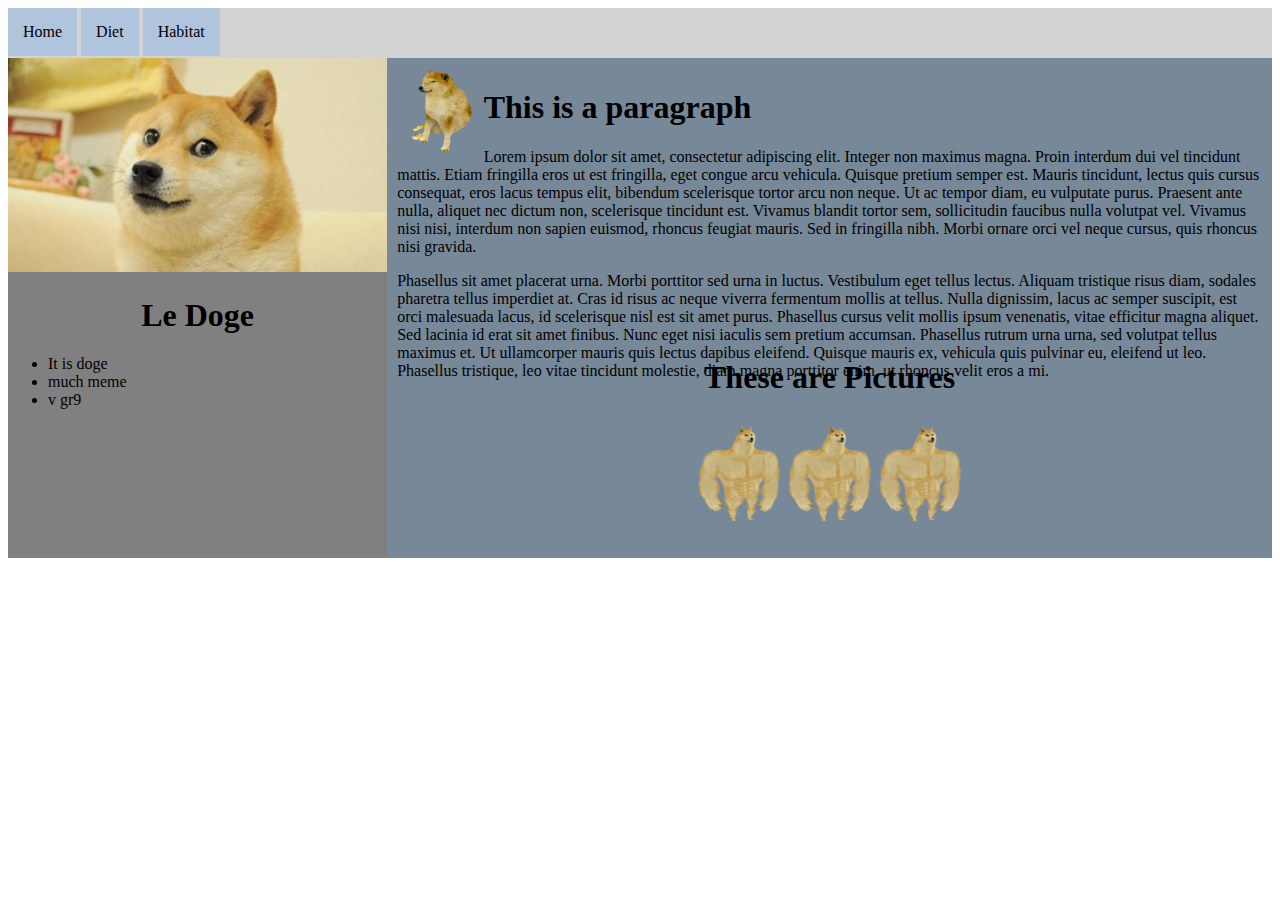
<file: Week-17/17.3_Activities/One-Page_Website/index.html>
<!DOCTYPE html>
<html lang="en">
  <head>
    <meta charset="UTF-8" />
    <meta http-equiv="X-UA-Compatible" content="IE=edge" />
    <meta name="viewport" content="width=device-width, initial-scale=1.0" />
    <link href="CSS/index.css" type="text/css" rel="stylesheet" />
    <title>Le Doge</title>
  </head>
  <body>
    <nav>
      <div class="block_element">
        <div class="inline-block">Home</div>
        <div class="inline-block">Diet</div>
        <div class="inline-block">Habitat</div>
      </div>
    </nav>
    <section>
      <div class="sidebar">
        <div class="container1">
            <img src="Images/doge.jpg">
            <h1>Le Doge</h1>
        </div>
        <div class="containter2">
            <ul>
                <li>It is doge</li>
                <li>much meme</li>
                <li>v gr9</li>
            </ul>
        </div>
      </div>
      <div class="right">
        <div class="container3">
          <img src="Images/x78m3n92e4k41.png">
          <h1>This is a paragraph</h1>
          <p>Lorem ipsum dolor sit amet, consectetur adipiscing elit. Integer non maximus magna. Proin interdum dui vel tincidunt mattis. Etiam fringilla eros ut est fringilla, eget congue arcu vehicula. Quisque pretium semper est. Mauris tincidunt, lectus quis cursus consequat, eros lacus tempus elit, bibendum scelerisque tortor arcu non neque. Ut ac tempor diam, eu vulputate purus. Praesent ante nulla, aliquet nec dictum non, scelerisque tincidunt est. Vivamus blandit tortor sem, sollicitudin faucibus nulla volutpat vel. Vivamus nisi nisi, interdum non sapien euismod, rhoncus feugiat mauris. Sed in fringilla nibh. Morbi ornare orci vel neque cursus, quis rhoncus nisi gravida.</p>
          <p>Phasellus sit amet placerat urna. Morbi porttitor sed urna in luctus. Vestibulum eget tellus lectus. Aliquam tristique risus diam, sodales pharetra tellus imperdiet at. Cras id risus ac neque viverra fermentum mollis at tellus. Nulla dignissim, lacus ac semper suscipit, est orci malesuada lacus, id scelerisque nisl est sit amet purus. Phasellus cursus velit mollis ipsum venenatis, vitae efficitur magna aliquet. Sed lacinia id erat sit amet finibus. Nunc eget nisi iaculis sem pretium accumsan. Phasellus rutrum urna urna, sed volutpat tellus maximus et. Ut ullamcorper mauris quis lectus dapibus eleifend. Quisque mauris ex, vehicula quis pulvinar eu, eleifend ut leo. Phasellus tristique, leo vitae tincidunt molestie, diam magna porttitor enim, ut rhoncus velit eros a mi.</p>
        </div>
        <div class="container4">
          <h1>These are Pictures</h1>
          <img src="Images/5c106e7f7095aef477091236a41d3d57.png">
          <img src="Images/5c106e7f7095aef477091236a41d3d57.png">
          <img src="Images/5c106e7f7095aef477091236a41d3d57.png">
        </div>
      </div>
    </section>
  </body>
</html>
</file>
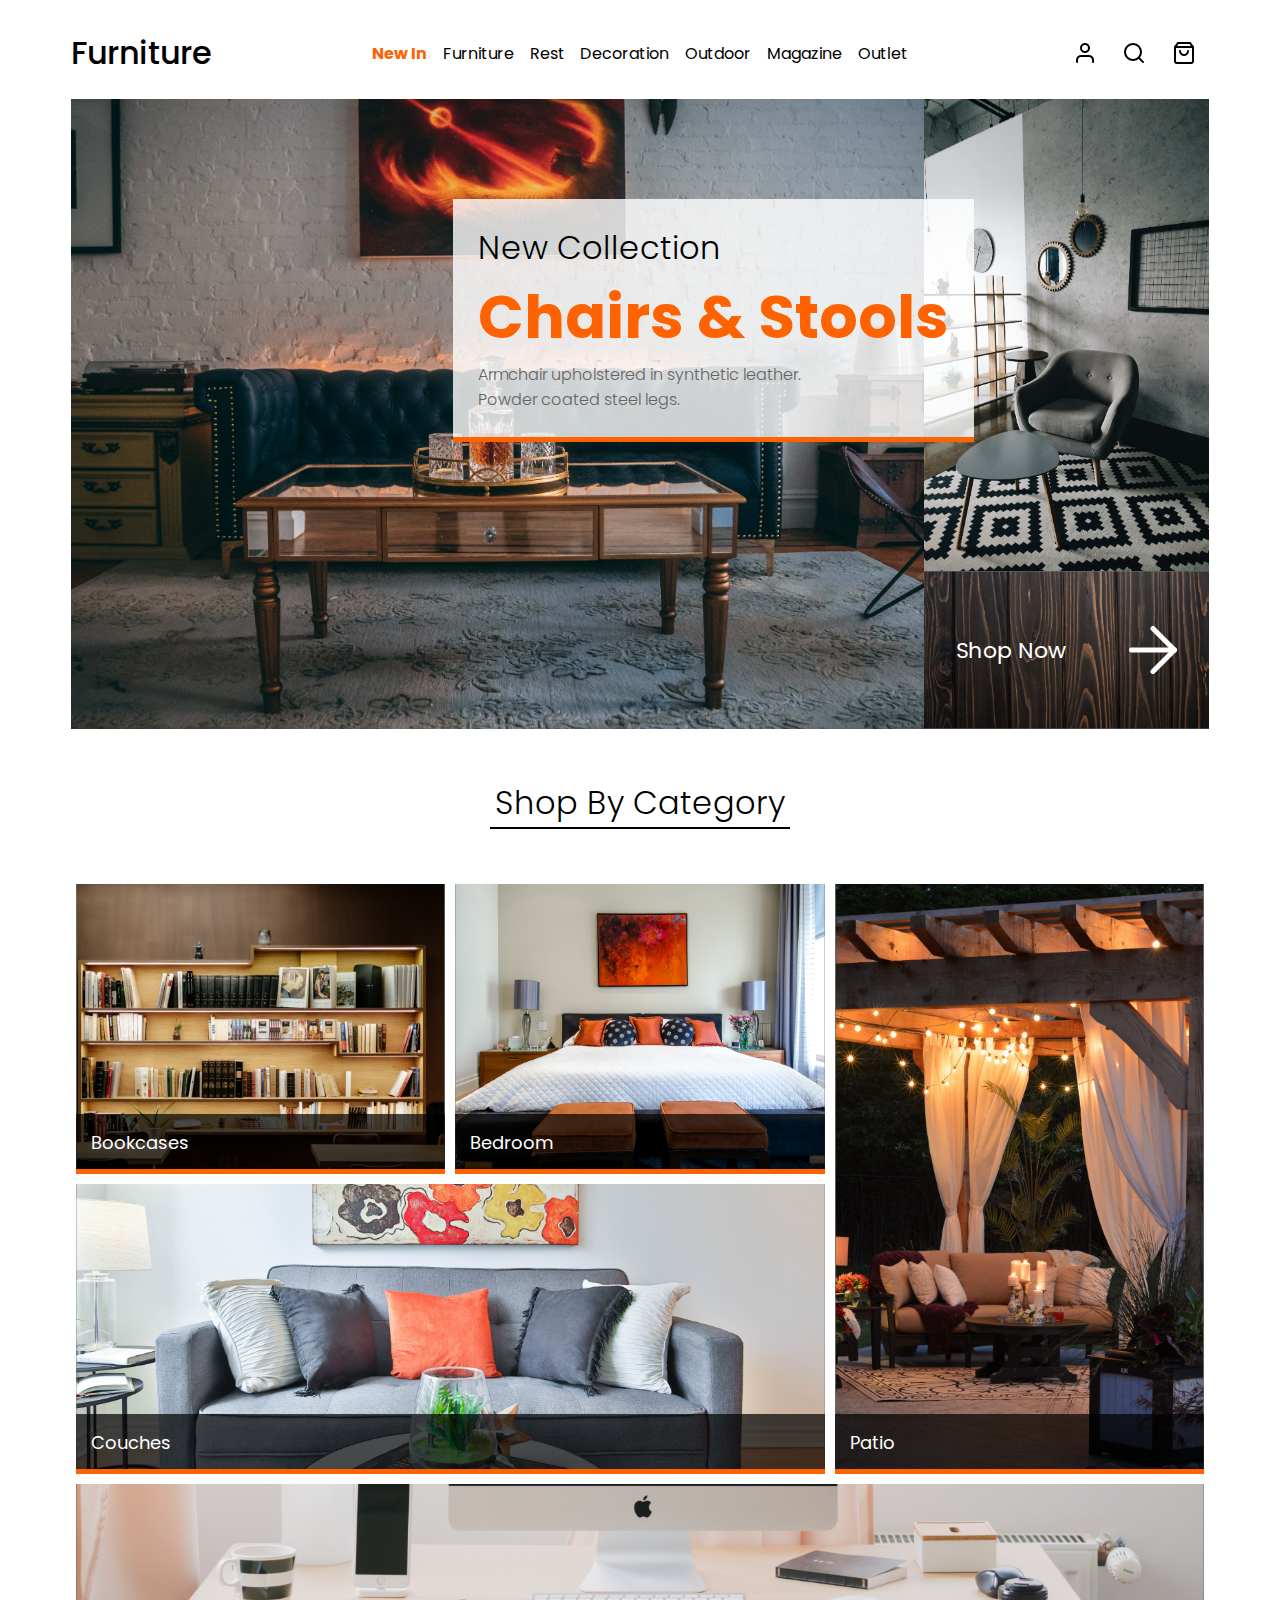
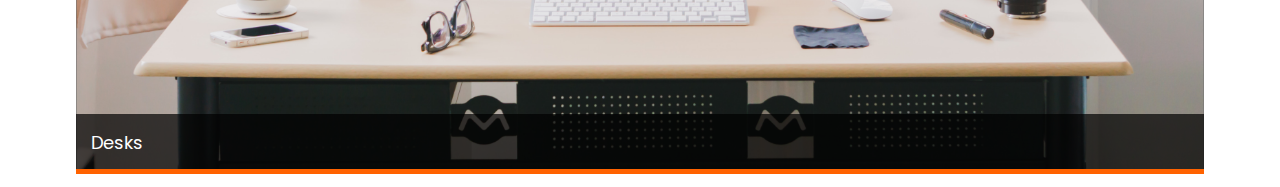
<file: Week-18/18.2-activities/solved/index.html>
<!DOCTYPE html>
<html>
<head>
  <link href="https://fonts.googleapis.com/css?family=Poppins:100,200,300,400,500,600,700,800,900&display=swap" rel="stylesheet">
  <link href="css/style.css" rel="stylesheet" type="text/css">
  <title>Furniture Homepage</title>
</head>
<body>
  <nav id="navBar">
    <h1>Furniture</h1>
    <div id="navigation">
      <p class="highlight">New In</p>
      <p>Furniture</p>
      <p>Rest</p>
      <p>Decoration</p>
      <p>Outdoor</p>
      <p>Magazine</p>
      <p>Outlet</p>
    </div>
    <div class="icons">
      <img src="images/user.png">
      <img src="images/search.png">
      <img src="images/shopping-bag.png">
    </div>
  </nav>
  <section id="heroGrid">
    <div id="featuredProduct" class="heroGridArea">
      <div id="headline">
        <h3 id="newCollection">New Collection</h3>
        <h2>Chairs & Stools</h2>
        <p>Armchair upholstered in synthetic leather. Powder coated steel legs.</p>
      </div>
    </div>
    <div id="secondaryProduct" class="heroGridArea"></div>
    <div id="CTA" class="heroGridArea">
        <h4>Shop Now</h4>
        <img src="images/arrow-right.png">
      </div>
  </section>
  <div class="subHeading">
      <h3>Shop By Category</h3>
  </div>
  <section id="categoryGrid">
    <div id="bookcases" class="categoryGridArea">
      <div class="heading">Bookcases</div>
    </div>
    <div id="bedroom" class="categoryGridArea">
      <div class="heading">Bedroom</div>
    </div>
    <div id="couches" class="categoryGridArea">
      <div class="heading">Couches</div>
    </div>
    <div id="patio" class="categoryGridArea">
      <div class="heading">Patio</div>
    </div>
    <div id="desks" class="categoryGridArea">
      <div class="heading">Desks</div>
    </div>
  </section>
</body>
</html>
</file>
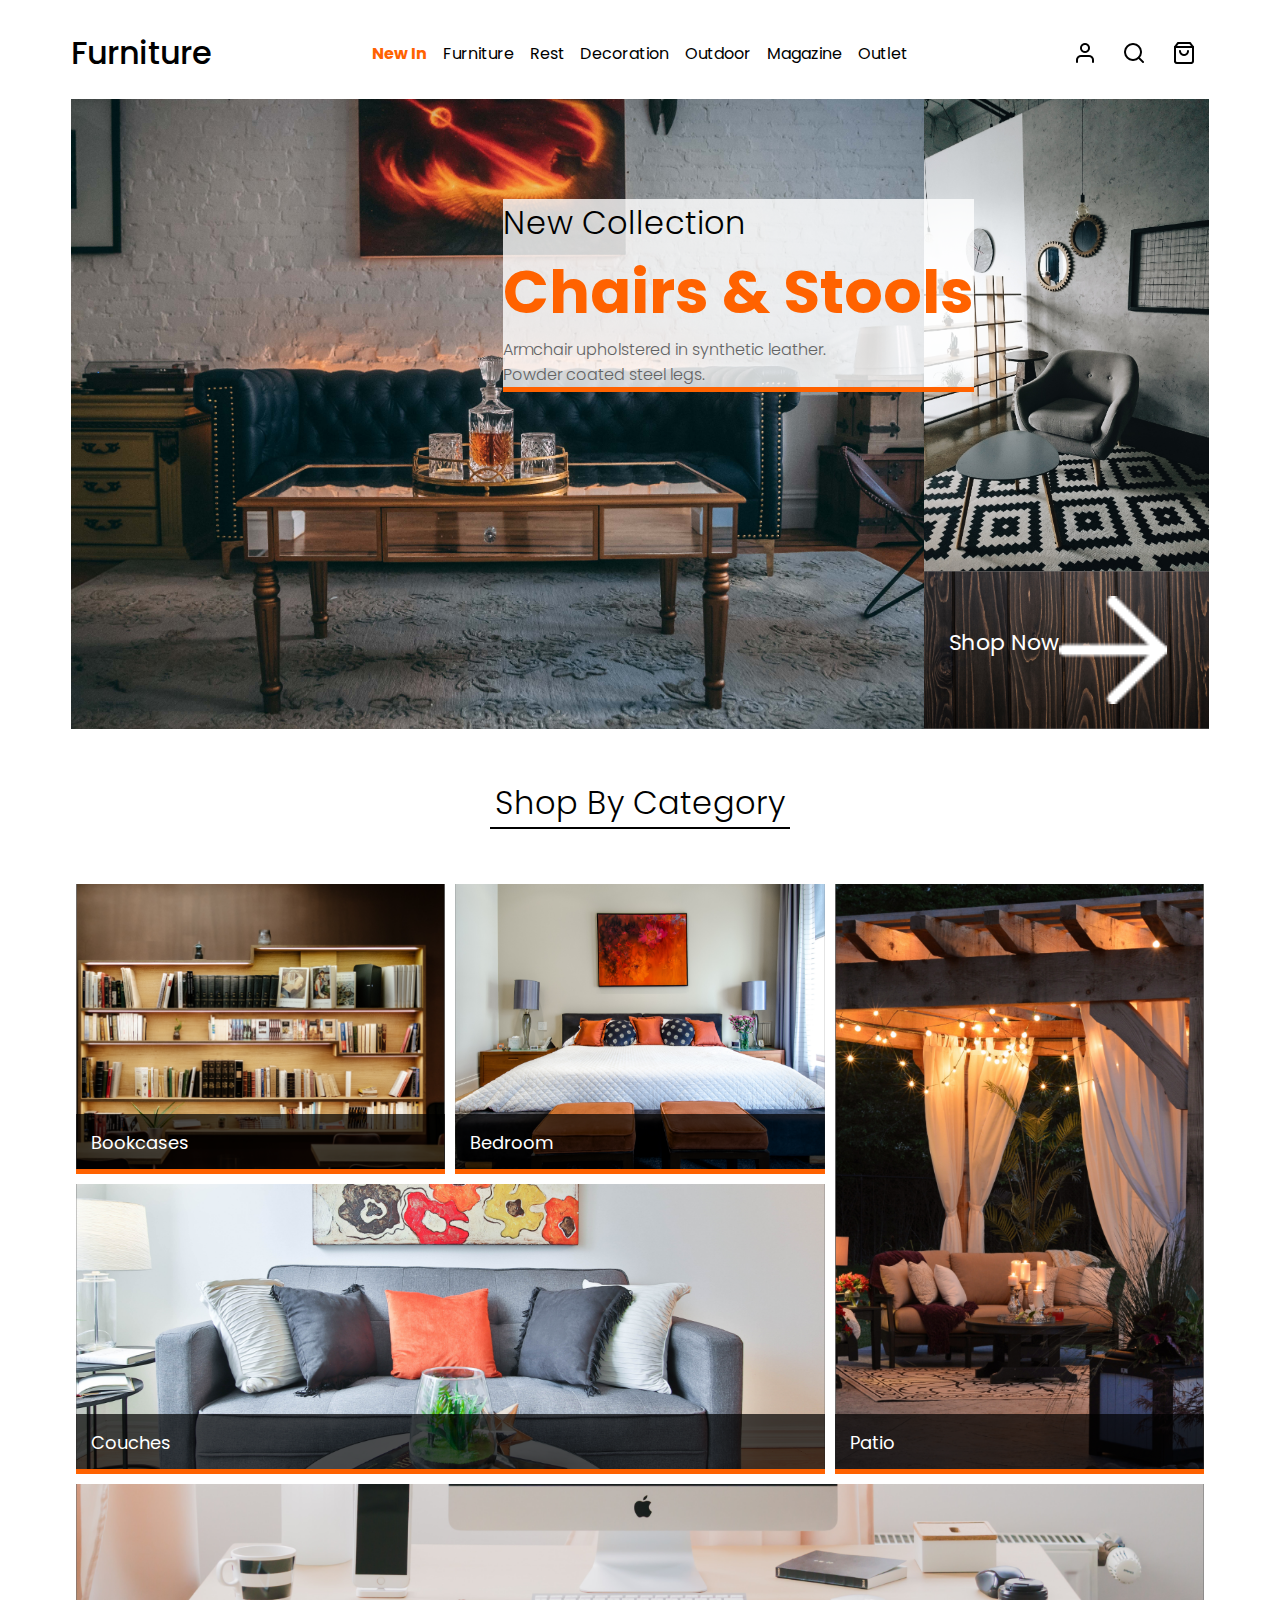
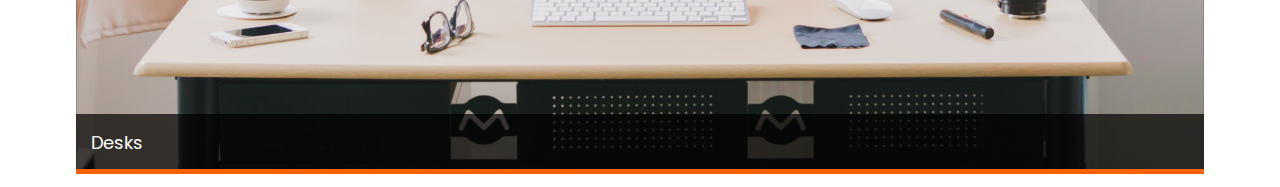
<file: Week-18/18.2-activities/unsolved/index.html>
<!DOCTYPE html>
<html>

<head>
    <link href="https://fonts.googleapis.com/css?family=Poppins:100,200,300,400,500,600,700,800,900&display=swap" rel="stylesheet">
    <link href="css/style.css" rel="stylesheet" type="text/css">
    <title>Furniture Homepage</title>
</head>

<body>
    <nav id="navBar">
        <h1>Furniture</h1>
        <div id="navigation">
            <p class="highlight">New In</p>
            <p>Furniture</p>
            <p>Rest</p>
            <p>Decoration</p>
            <p>Outdoor</p>
            <p>Magazine</p>
            <p>Outlet</p>
        </div>
        <div class="icons">
            <img src="images/user.png">
            <img src="images/search.png">
            <img src="images/shopping-bag.png">
        </div>
    </nav>
    <section id="heroGrid">
        <div id="featuredProduct" class="heroGridArea">
            <div id="headline">
                <h3 id="newCollection">New Collection</h3>
                <h2>Chairs & Stools</h2>
                <p>Armchair upholstered in synthetic leather. Powder coated steel legs.</p>
            </div>
        </div>
        <div id="secondaryProduct" class="heroGridArea"></div>
        <div id="CTA" class="heroGridArea">
            <h4>Shop Now</h4>
            <img src="../unsolved/images/arrow-right.png">
        </div>
    </section>
    <div class="subHeading">
        <h3>Shop By Category</h3>
    </div>
    <section id="categoryGrid">
        <div id="bookcases" class="categoryGridArea">
            <div class="heading">Bookcases</div>
        </div>
        <div id="bedroom" class="categoryGridArea">
            <div class="heading">Bedroom</div>
        </div>
        <div id="couches" class="categoryGridArea">
            <div class="heading">Couches</div>
        </div>
        <div id="patio" class="categoryGridArea">
            <div class="heading">Patio</div>
        </div>
        <div id="desks" class="categoryGridArea">
            <div class="heading">Desks</div>
        </div>
    </section>
</body>

</html>
</file>
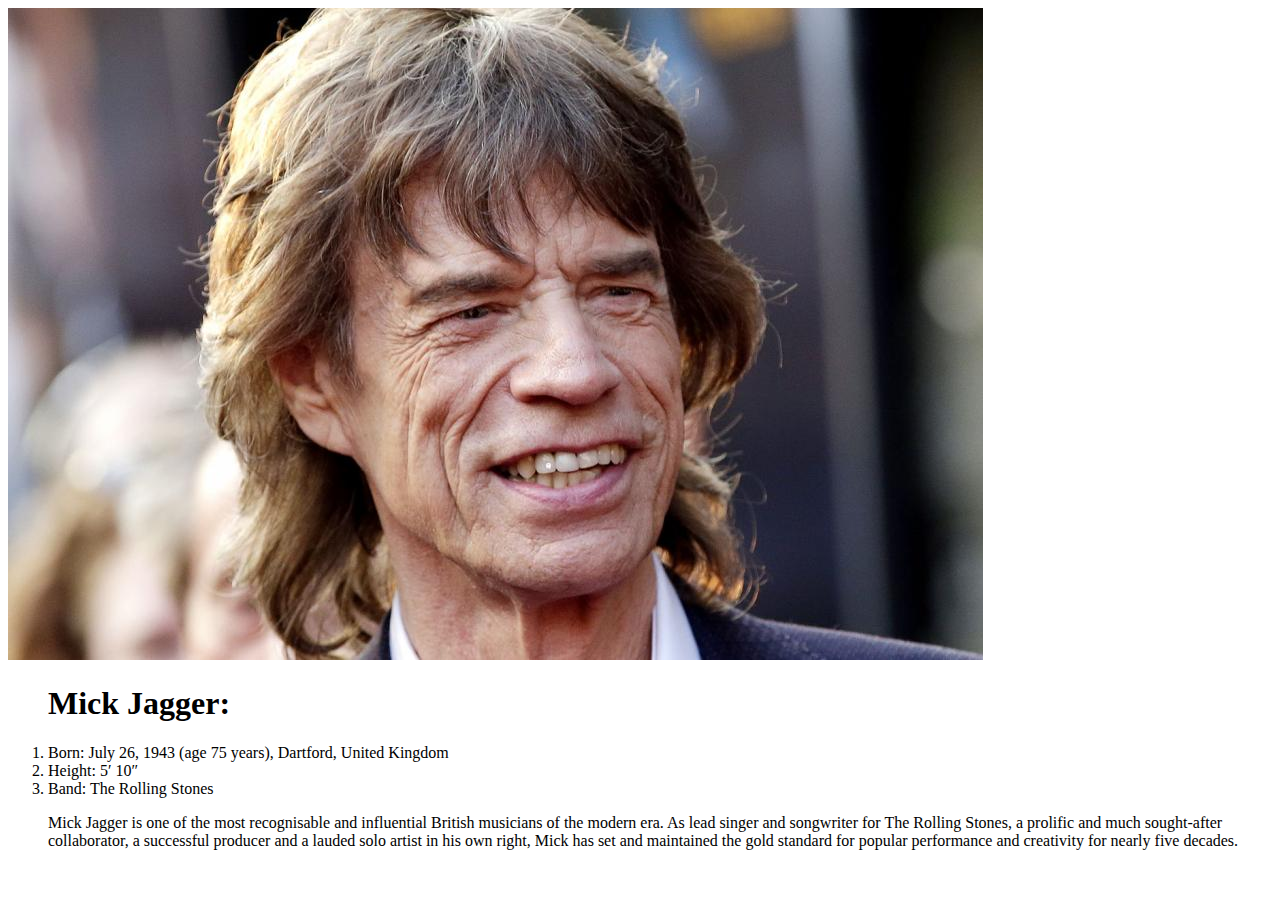
<file: Week-17/17.1_Activities/17.1_solved/My_Favorite_Musician/index.html>
<!DOCTYPE html>
<html>
<head>
  <title>Mick Jagger - The greatest rocker. EVER.</title>
</head>
<!-- Add link tag below -->

<body>
<!--
Instructions:

- Change the title tag to be about your favorite musician

- Change the src of the img tag on line 9 to display as your favorite musician photo. Make sure you put this image in your images folder.

- Alter the <li></li>(list items) in the <ol> on lines 10 - 15 to be information about your favorite musician.

- Create a <ul> or <ol> with some quotes by your favorite musician

- If you have time add more photos of your favorite musician. Make sure you uncomment the <h2> tag on line 26.

-->
<img src="MickJagger_1.jpg">

<ol>
  <h1>Mick Jagger:</h1> <!-- Notice how lists can contain other html elements like the <h1> tag. Our list now has a title! -->
  <li>Born: July 26, 1943 (age 75 years), Dartford, United Kingdom</li>
  <li>Height: 5′ 10″</li>
  <li>Band: The Rolling Stones</li>
  <p>
    Mick Jagger is one of the most recognisable and influential British musicians of the modern era. As lead singer and songwriter for The Rolling Stones, a prolific and much sought-after collaborator, a successful producer and a lauded solo artist in his own right, Mick has set and maintained the gold standard for popular performance and creativity for nearly five decades.
  </p> <!-- Lists can contain paragraph tags to! -->
</ol>

<!--
Add your <ul> or <ul> with quote from your favorite musician below
-->



<!--<h2>Photos</h2>-->
<!--
If you have time add more photos of your favorite musician.
-->
</body>
</html>
<!--

Useful documentation if you get lost

File paths and images. How to link to files in folders -> https://www.w3schools.com/html/html_filepaths.asp

Img Tag Documentation - https://www.w3schools.com/tags/tag_img.asp

List tag documentation - https://www.w3schools.com/html/html_lists.asp

-->
</file>
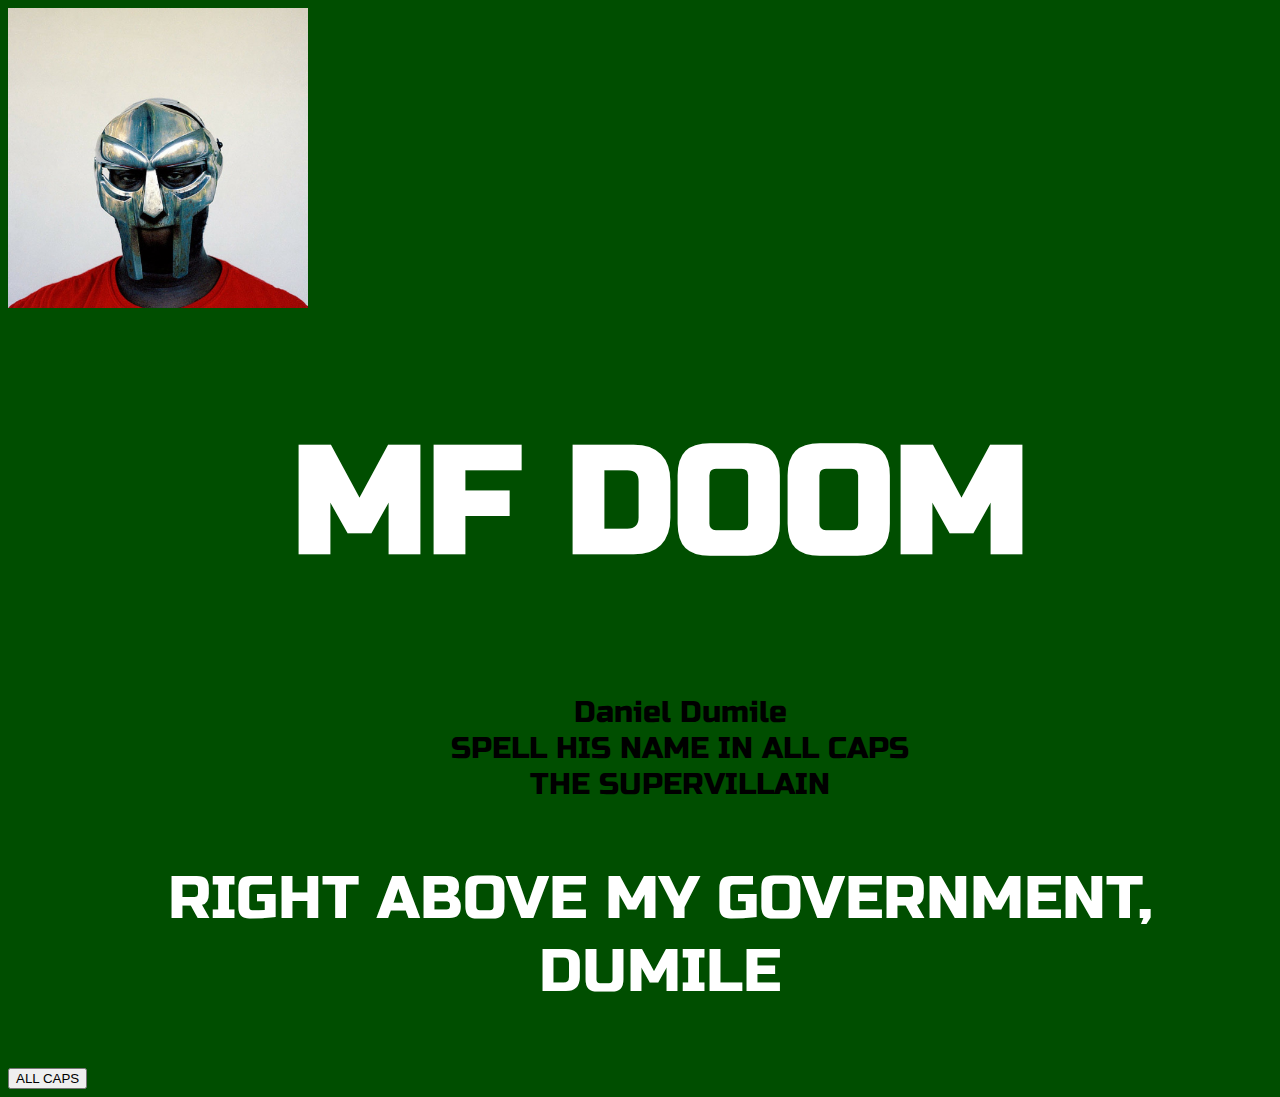
<file: Week-17/17.1_Activities/17.1_unsolved/My_Favorite_Musician/index.html>
<!DOCTYPE html>
<html>
<head>
  <title>MF DOOM</title>
  <link href="style.css" rel="stylesheet" type="text/css">
  <link rel="preconnect" href="https://fonts.gstatic.com">
  <link href="https://fonts.googleapis.com/css2?family=Russo+One&display=swap" rel="stylesheet">
</head>
<!-- Add link tag below -->

<body>
<!--
Instructions:

- Change the title tag to be about your favorite musician

- Change the src of the img tag on line 9 to display as your favorite musician photo. Make sure you put this image in your images folder.

- Alter the <li></li>(list items) in the <ol> on lines 10 - 15 to be information about your favorite musician.

- Create a <ul> or <ol> with some quotes by your favorite musician

- If you have time add more photos of your favorite musician. Make sure you uncomment the <h2> tag on line 26.

-->
<img src="MF_DOOM.jpeg" alt="MFDOOM" width="300px" height="300px">

<ol>
  <h1>MF DOOM</h1> <!-- Notice how lists can contain other html elements like the <h1> tag. Our list now has a title! -->
  <ul>Daniel Dumile</ul>
  <ul>SPELL HIS NAME IN ALL CAPS</ul>
  <ul>THE SUPERVILLAIN</ul>
  <p>
    RIGHT ABOVE MY GOVERNMENT, DUMILE
  </p><!-- Lists can contain paragraph tags to! -->
</ol>

<button href="https://www.youtube.com/watch?v=gSJeHDlhYls">ALL CAPS</button>

<!--
Add your <ul> or <ul> with quote from your favorite musician below
-->



<!--<h2>Photos</h2>-->
<!--
If you have time add more photos of your favorite musician.
-->
</body>
</html>
</file>
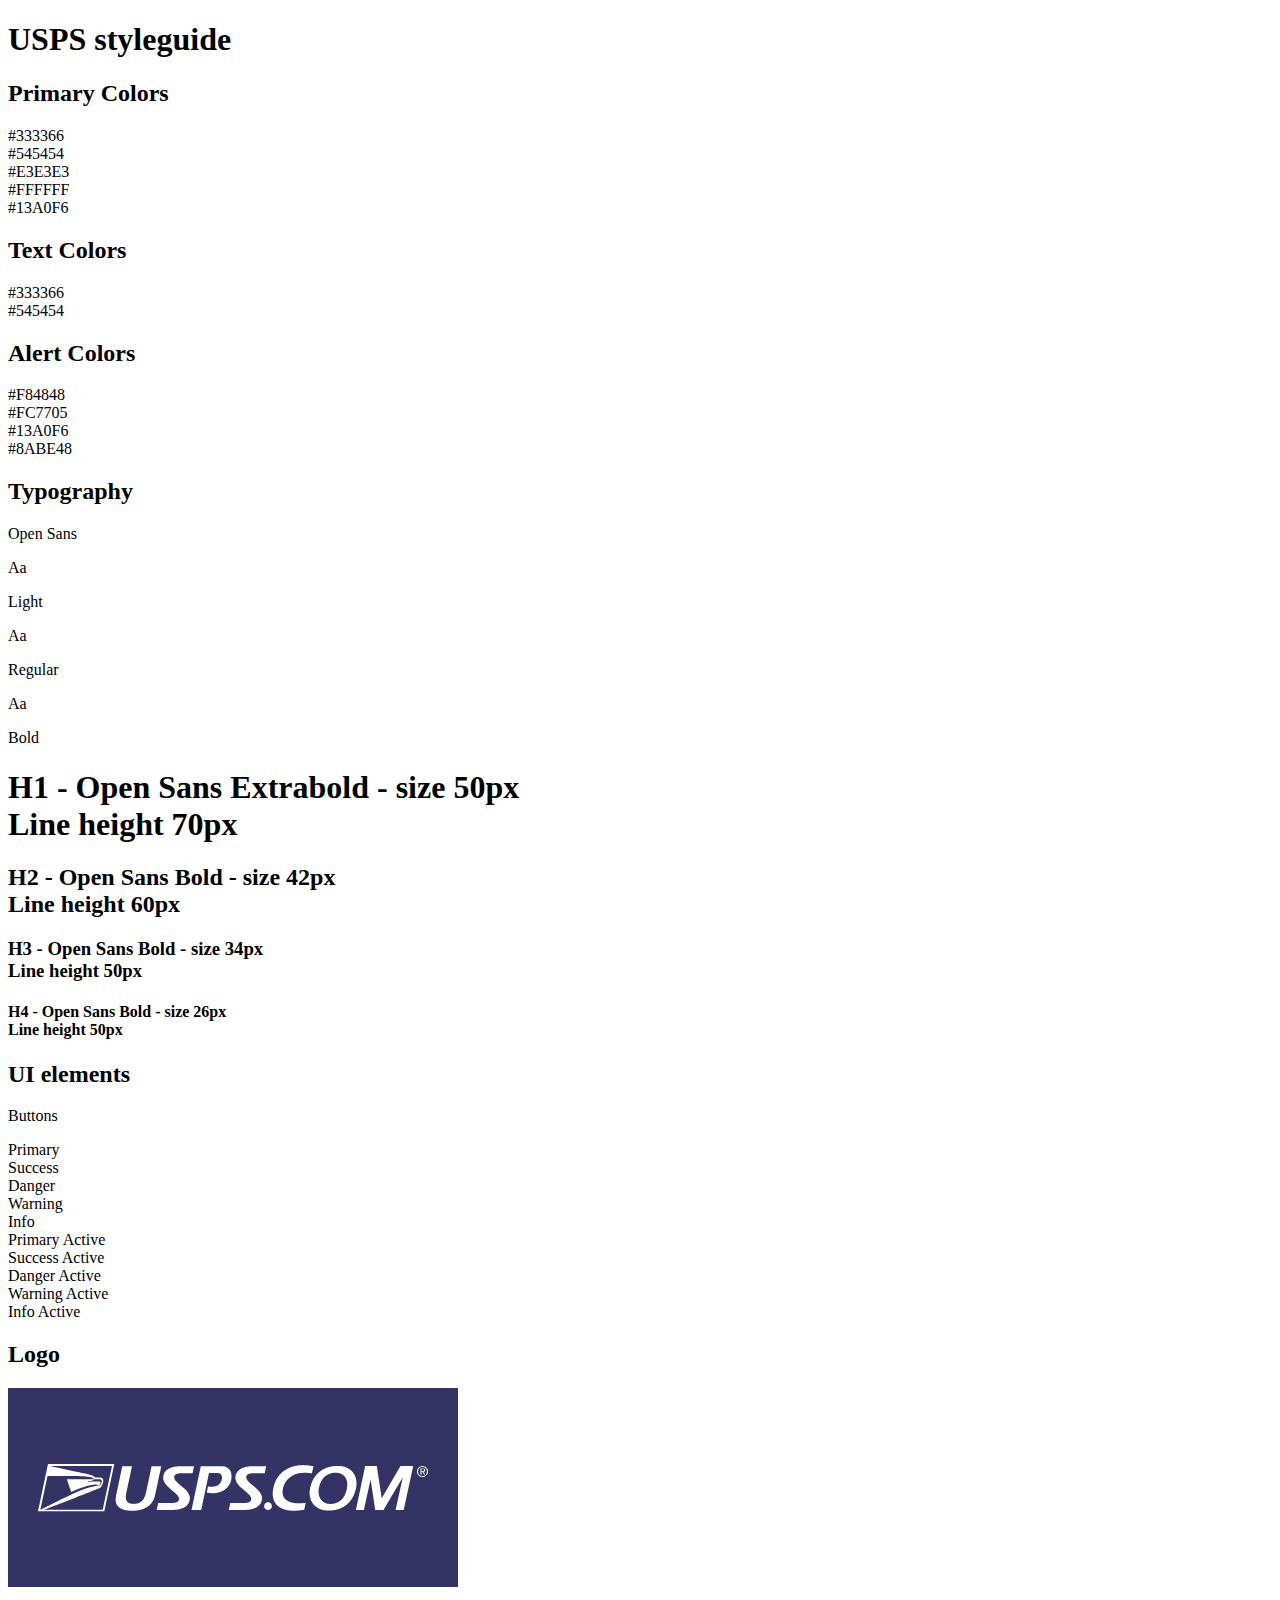
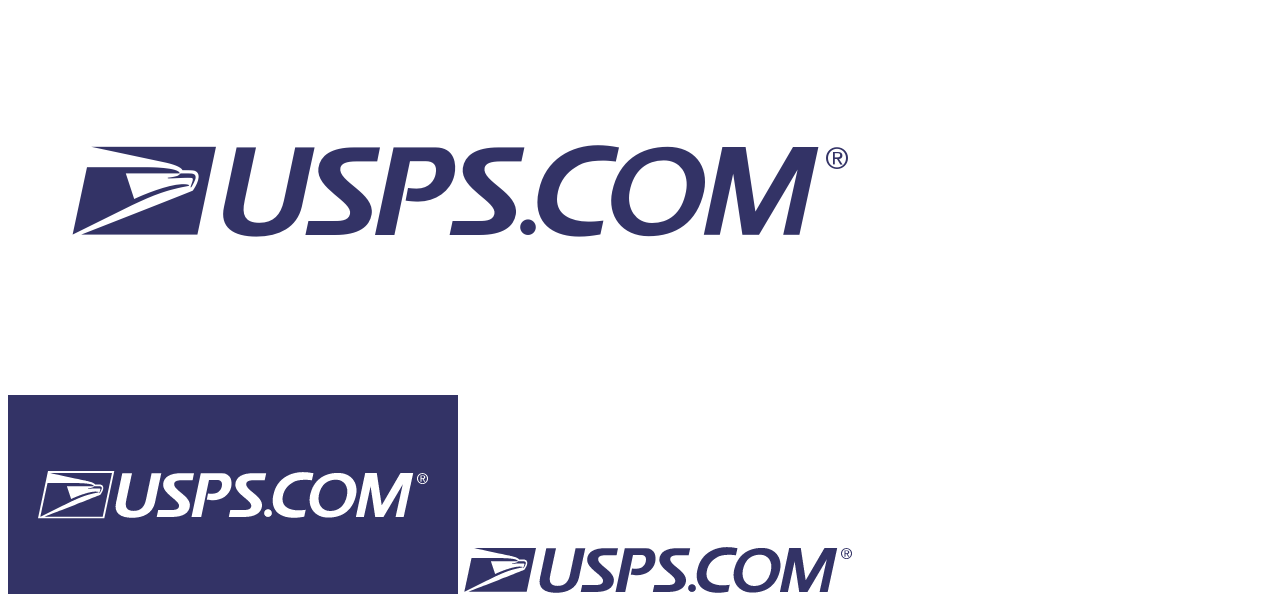
<file: Week-17/17.2_Activities/01_Containers_Structure/solved/index.html>
<!DOCTYPE html>
<html>
<head>
  <title>USPS Style Guide</title>
  <link href="css/style.css" rel="stylesheet" type="text/css">
</head>
<body>
<section class="header"></section>
<section class="colorPalette">
  <h1 id="pageTopic">USPS styleguide</h1>
  <h2 class="sectionHead">Primary Colors</h2>
  <div class="colorContainer">
    <div class="swatch darkBlue"></div>
    <div class="hexCode">#333366</div>
  </div>
  <div class="colorContainer">
    <div class="swatch darkGrey"></div>
    <div class="hexCode">#545454</div>
  </div>
  <div class="colorContainer">
    <div class="swatch lightGrey"></div>
    <div class="hexCode">#E3E3E3</div>
  </div>
  <div class="colorContainer">
    <div class="swatch white"></div>
    <div class="hexCode">#FFFFFF</div>
  </div>
  <div class="colorContainer">
    <div class="swatch lightBlue"></div>
    <div class="hexCode">#13A0F6</div>
  </div>

  <h2 class="sectionHead">Text Colors</h2>
  <div class="colorContainer">
    <div class="swatch darkBlue"></div>
    <div class="hexCode">#333366</div>
  </div>
  <div class="colorContainer">
    <div class="swatch darkGrey"></div>
    <div class="hexCode">#545454</div>
  </div>

  <h2 class="sectionHead">Alert Colors</h2>
  <div class="colorContainer">
    <div class="swatch red"></div>
    <div class="hexCode">#F84848</div>
  </div>
  <div class="colorContainer">
    <div class="swatch orange"></div>
    <div class="hexCode">#FC7705</div>
  </div>
  <div class="colorContainer">
    <div class="swatch lightBlue"></div>
    <div class="hexCode">#13A0F6</div>
  </div>
  <div class="colorContainer">
    <div class="swatch lightGreen"></div>
    <div class="hexCode">#8ABE48</div>
  </div>
</section>
<section class="typography">
  <h2 class="sectionHead">Typography</h2>
  <p>Open Sans</p>
  <div class="type_container">
  <p class="large light">Aa</p>
  <p>Light</p>
  </div>

  <div class="type_container">
  <p class="large regular">Aa</p>
  <p>Regular</p>
  </div>

  <div class="type_container">
  <p class="large bold">Aa</p>
  <p>Bold</p>
  </div>

  <h1>H1 - Open Sans Extrabold - size 50px <br>Line height 70px</h1>
  <h2>H2 - Open Sans Bold - size 42px <br>Line height 60px</h2>
  <h3>H3 - Open Sans Bold - size 34px <br>Line height 50px</h3>
  <h4>H4 - Open Sans Bold - size 26px <br>Line height 50px</h4>
</section>
<section class="uiElements">
    <h2 class="sectionHead">UI elements</h2>
    <p>Buttons</p>
    <div class="buttonContain">
      <div class="button primary">Primary</div>
      <div class="button success">Success</div>
      <div class="button danger">Danger</div>
      <div class="button warning">Warning</div>
      <div class="button info">Info</div>
    </div>
    <div class="buttonContain">
      <div class="button primaryActive">Primary Active</div>
      <div class="button successActive">Success Active</div>
      <div class="button dangerActive">Danger Active</div>
      <div class="button warningActive">Warning Active</div>
      <div class="button infoActive">Info Active</div>
    </div>
</section>
<section class="imagery">
<h2 class="sectionHead">Logo</h2>
<img src="images/Logo-dark.png">
<img src="images/Logo-light.png">
<img src="images/Logo-dark1.png">
<img src="images/Logo-light-1.png">
</section>
</body>
</html>
</file>
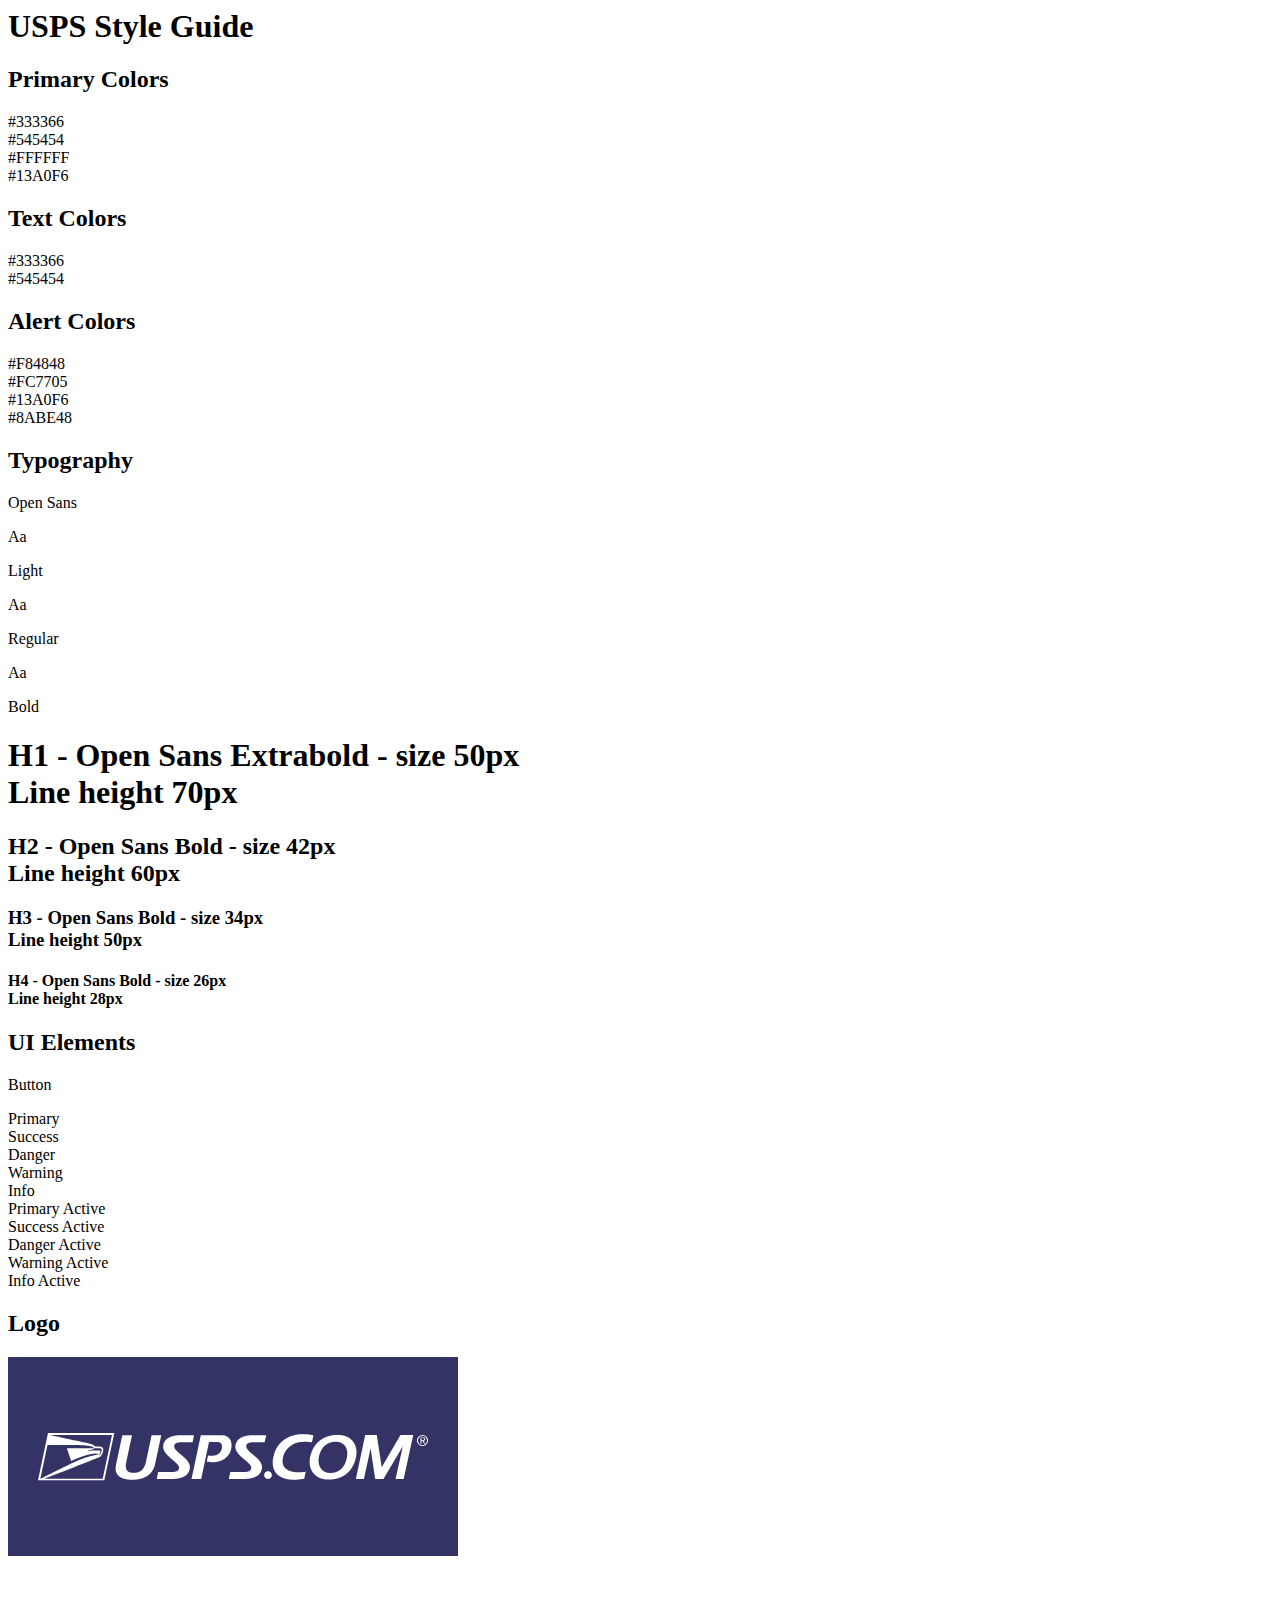
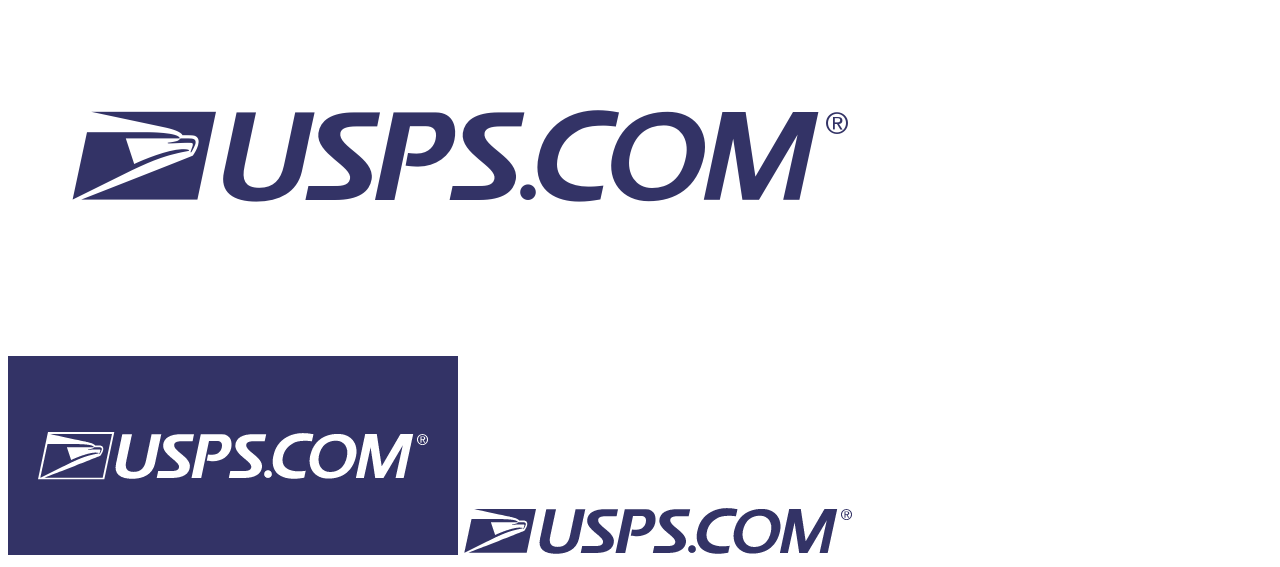
<file: Week-17/17.2_Activities/01_Containers_Structure/unsolved/index.html>
<html>

<head>
  <title>USPS Style Guide</title>
  <link href="css/style.css" rel="stylesheet" type="text/css">
</head>

<body>
  <!--Header-->
  <section class="header">
  </section>
  <!--Color Palette-->
  <section class="colorPalette">
    <h1 id="pageTopic">USPS Style Guide</h1>
    <h2 class="sectionHead">Primary Colors</h2>
    <div class="colorContainer">
      <div class="swatch darkBlue"></div>
      <div class="hexCode">#333366</div>
    </div>
    <div class="colorContainer">
      <div class="swatch darkGrey"></div>
      <div class="hexCode">#545454</div>
    </div>
    <div class="colorContainer">
      <div class="swatch white"></div>
      <div class="hexCode">#FFFFFF</div>
    </div>
    <div class="colorContainer">
      <div class="swatch lightBlue"></div>
      <div class="hexCode">#13A0F6</div>
    </div>
    <h2 class="sectionHead">Text Colors</h2>
    <div class="colorContainer">
      <div class="swatch darkBlue"></div>
      <div class="hexCode">#333366</div>
    </div>
    <div class="colorContainer">
      <div class="swatch darkGrey"></div>
      <div class="hexCode">#545454</div>
    </div>
    <h2 class="sectionHead">Alert Colors</h2>
    <div class="colorContainer">
      <div class="swatch red"></div>
      <div class="hexCode">#F84848</div>
    </div>
    <div class="colorContainer">
      <div class="swatch orange"></div>
      <div class="hexCode">#FC7705</div>
    </div>
    <div class="colorContainer">
      <div class="swatch lightBlue"></div>
      <div class="hexCode">#13A0F6</div>
    </div>
    <div class="colorContainer">
      <div class="swatch lightGreen"></div>
      <div class="hexCode">#8ABE48</div>
    </div>
  </section>
  <!--Typography-->
  <section class="typography">
    <h2 class="sectionHead">Typography</h2>
    <p>Open Sans</p>
    <div class="type_container">
      <p class="large light">Aa</p>
      <p>Light</p>
      <p class="large regular">Aa</p>
      <p>Regular</p>
      <p class="large bold">Aa</p>
      <p>Bold</p>
    </div>
    <h1>H1 - Open Sans Extrabold - size 50px <br> Line height 70px</h1>
    <h2>H2 - Open Sans Bold - size 42px <br> Line height 60px</h2>
    <h3>H3 - Open Sans Bold - size 34px <br> Line height 50px</h3>
    <h4>H4 - Open Sans Bold - size 26px <br> Line height 28px</h4>
  </section>
  <!--UI Elements-->
  <section class="uiElements">
    <h2 class="sectionHead">UI Elements</h2>
    <p>Button</p>
    <div class="buttonContain">
      <div class="button primary">Primary</div>
      <div class="button success">Success</div>
      <div class="button danger">Danger</div>
      <div class="button warning">Warning</div>
      <div class="button info">Info</div>
    </div>
    <div class="buttonContain">
      <div class="button primaryActive">Primary Active</div>
      <div class="button successActive"> Success Active</div>
      <div class="button dangerActive">Danger Active</div>
      <div class="button warningActive">Warning Active</div>
      <div class="button infoActive"> Info Active</div>
    </div>
  </section>
  <!--Imagery-->
  <section class="imagery">
    <h2 class="sectionHead">Logo</h2>
    <img src="images/Logo-dark.png">
    <img src="images/Logo-light.png">
    <img src="images/Logo-dark1.png">
    <img src="images/Logo-light-1.png">
  </section>
</body>

</html>
</file>
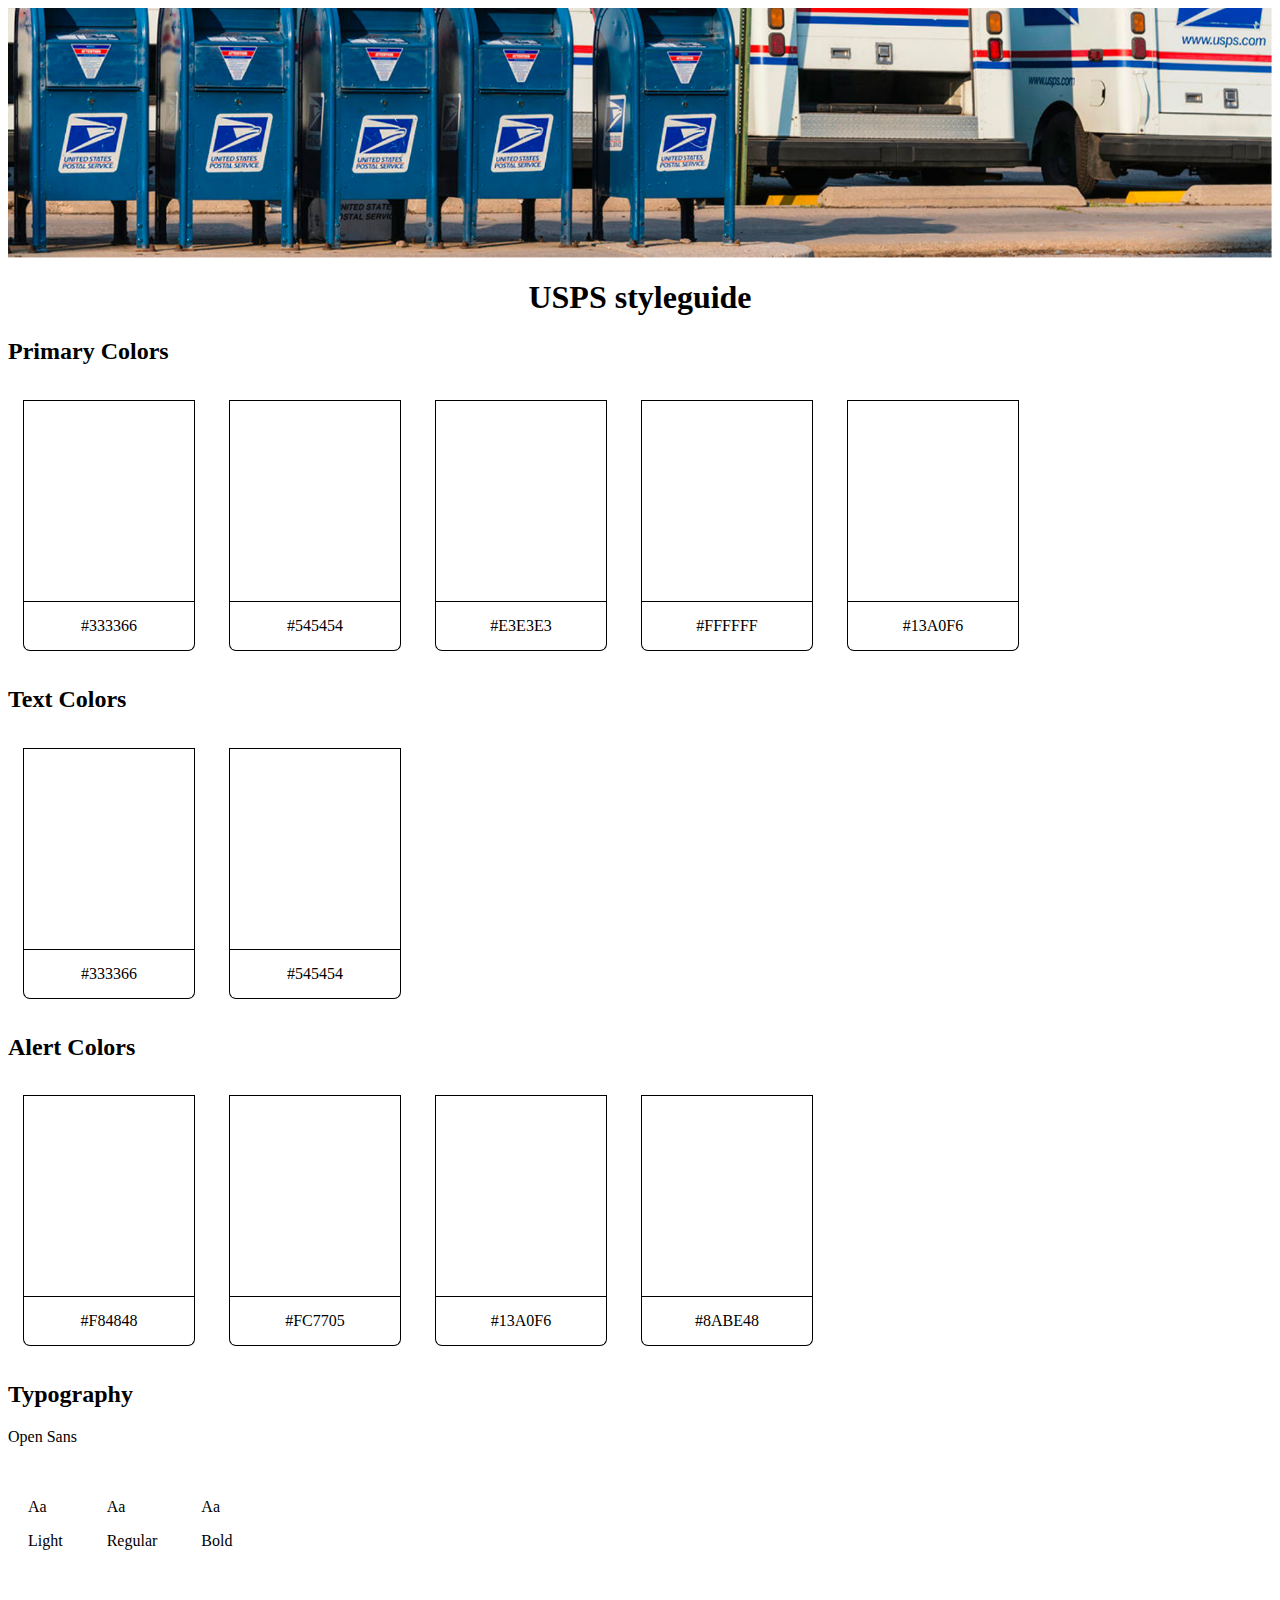
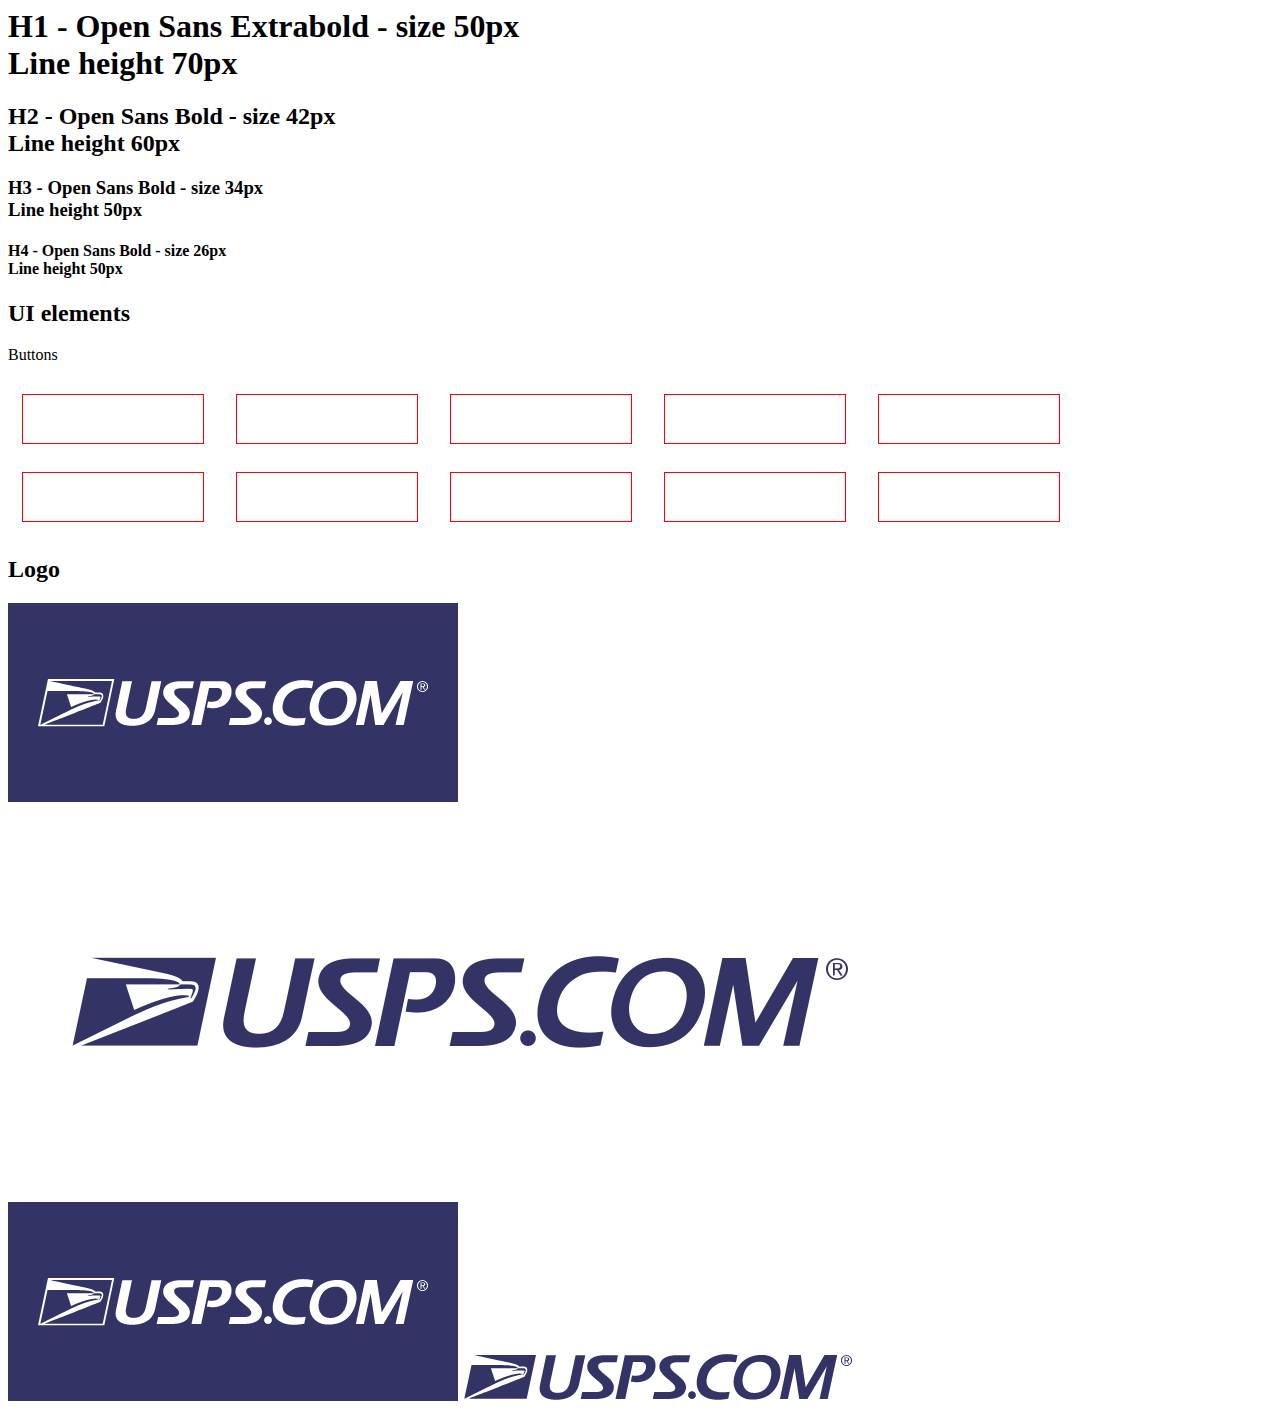
<file: Week-17/17.2_Activities/02_BoxModel/solved/index.html>
<html>
<head>
  <title>USPS Style Guide</title>
  <link href="css/style.css" rel="stylesheet" type="text/css">
</head>
<body>
<section class="header"></section>
<section class="colorPalette">
  <h1 id="pageTopic">USPS styleguide</h1>
  <h2 class="sectionHead">Primary Colors</h2>
  <div class="colorContainer">
    <div class="swatch darkBlue"></div>
    <div class="hexCode">#333366</div>
  </div>
  <div class="colorContainer">
    <div class="swatch darkGrey"></div>
    <div class="hexCode">#545454</div>
  </div>
  <div class="colorContainer">
    <div class="swatch lightGrey"></div>
    <div class="hexCode">#E3E3E3</div>
  </div>
  <div class="colorContainer">
    <div class="swatch white"></div>
    <div class="hexCode">#FFFFFF</div>
  </div>
  <div class="colorContainer">
    <div class="swatch lightBlue"></div>
    <div class="hexCode">#13A0F6</div>
  </div>

  <h2 class="sectionHead">Text Colors</h2>
  <div class="colorContainer">
    <div class="swatch darkBlue"></div>
    <div class="hexCode">#333366</div>
  </div>
  <div class="colorContainer">
    <div class="swatch darkGrey"></div>
    <div class="hexCode">#545454</div>
  </div>

  <h2 class="sectionHead">Alert Colors</h2>
  <div class="colorContainer">
    <div class="swatch red"></div>
    <div class="hexCode">#F84848</div>
  </div>
  <div class="colorContainer">
    <div class="swatch orange"></div>
    <div class="hexCode">#FC7705</div>
  </div>
  <div class="colorContainer">
    <div class="swatch lightBlue"></div>
    <div class="hexCode">#13A0F6</div>
  </div>
  <div class="colorContainer">
    <div class="swatch lightGreen"></div>
    <div class="hexCode">#8ABE48</div>
  </div>
</section>
<section class="typography">
  <h2 class="sectionHead">Typography</h2>
  <p>Open Sans</p>
  <div class="type_container">
  <p class="large light">Aa</p>
  <p>Light</p>
  </div>

  <div class="type_container">
  <p class="large regular">Aa</p>
  <p>Regular</p>
  </div>

  <div class="type_container">
  <p class="large bold">Aa</p>
  <p>Bold</p>
  </div>

  <h1>H1 - Open Sans Extrabold - size 50px <br>Line height 70px</h1>
  <h2>H2 - Open Sans Bold - size 42px <br>Line height 60px</h2>
  <h3>H3 - Open Sans Bold - size 34px <br>Line height 50px</h3>
  <h4>H4 - Open Sans Bold - size 26px <br>Line height 50px</h4>
</section>
<section class="uiElements">
    <h2 class="sectionHead">UI elements</h2>
    <p>Buttons</p>
    <div class="buttonContain">
      <div class="button primary">Primary</div>
      <div class="button success">Success</div>
      <div class="button danger">Danger</div>
      <div class="button warning">Warning</div>
      <div class="button info">Info</div>
    </div>
    <div class="buttonContain">
      <div class="button primaryActive">Primary Active</div>
      <div class="button successActive">Success Active</div>
      <div class="button dangerActive">Danger Active</div>
      <div class="button warningActive">Warning Active</div>
      <div class="button infoActive">Info Active</div>
    </div>
</section>
<section class="imagery">
<h2 class="sectionHead">Logo</h2>
<img src="images/Logo-dark.png">
<img src="images/Logo-light.png">
<img src="images/Logo-dark1.png">
<img src="images/Logo-light-1.png">
</section>
</body>
</html>
</file>
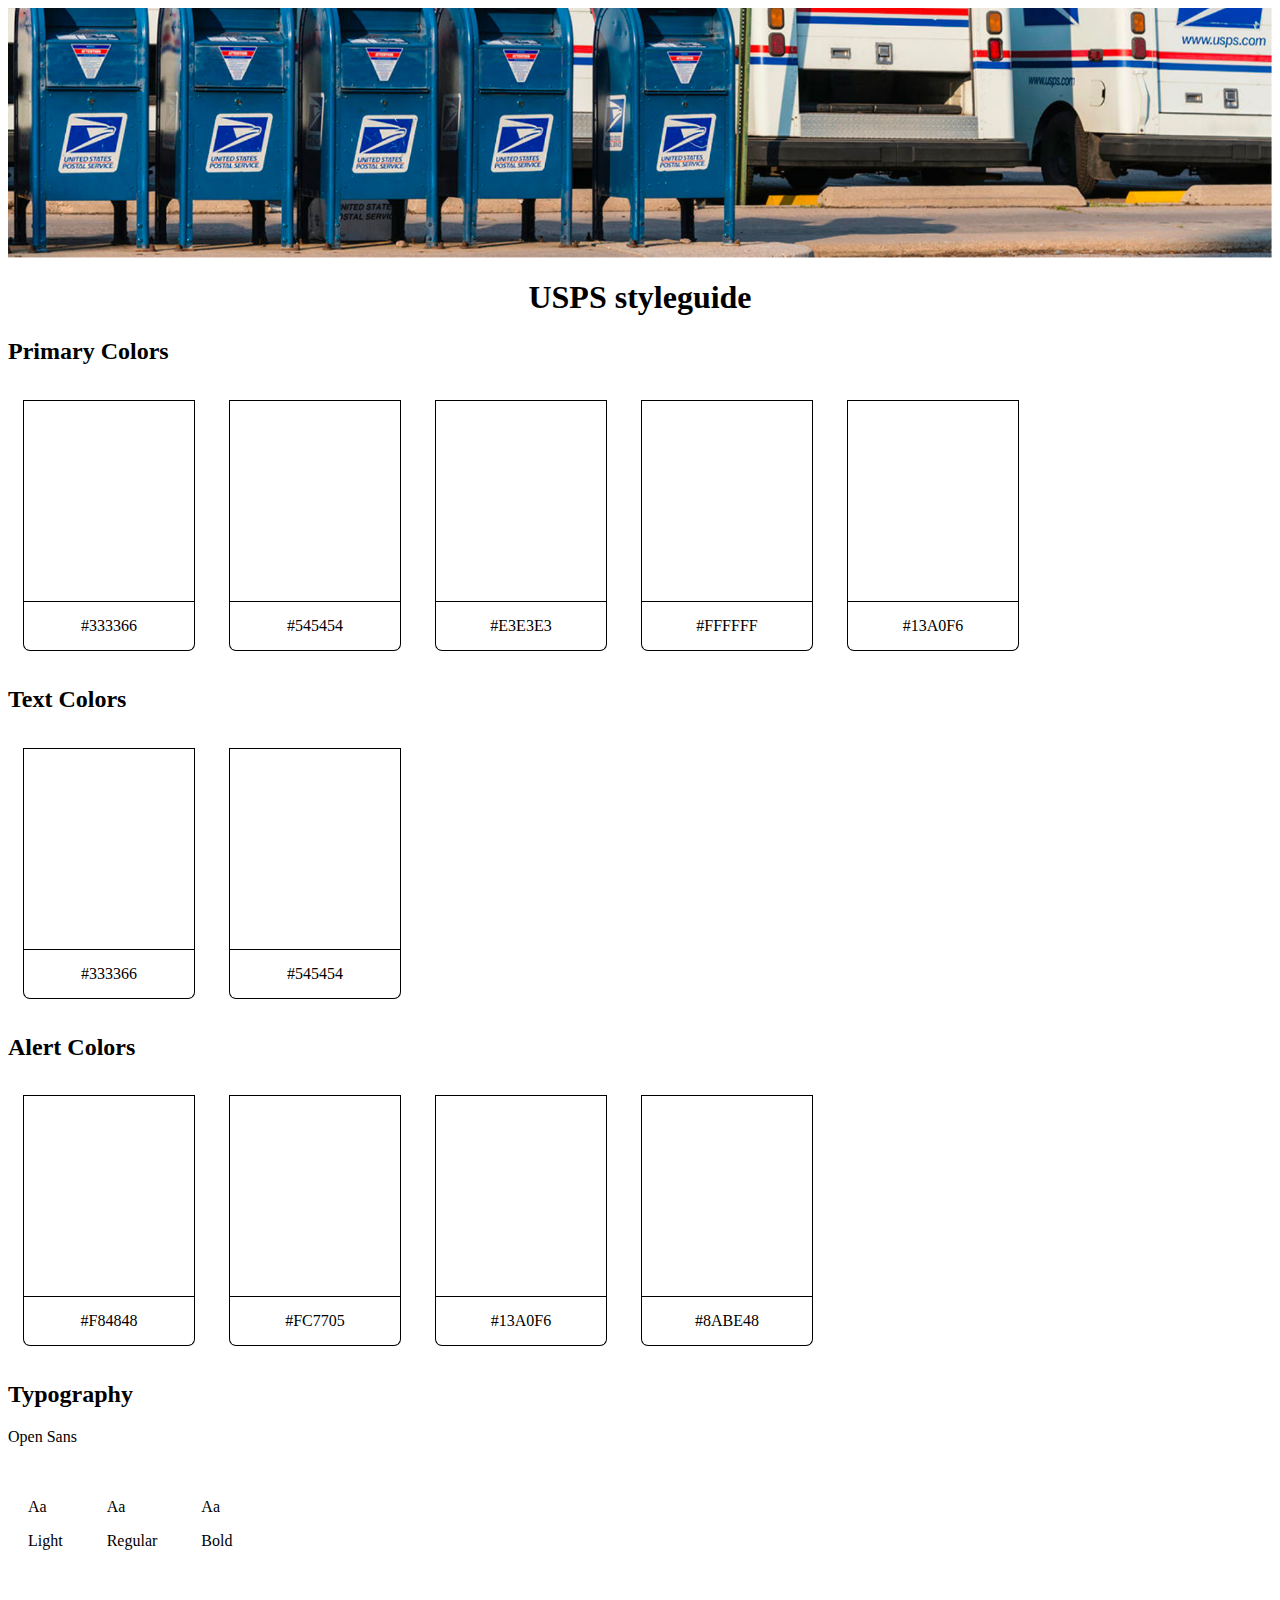
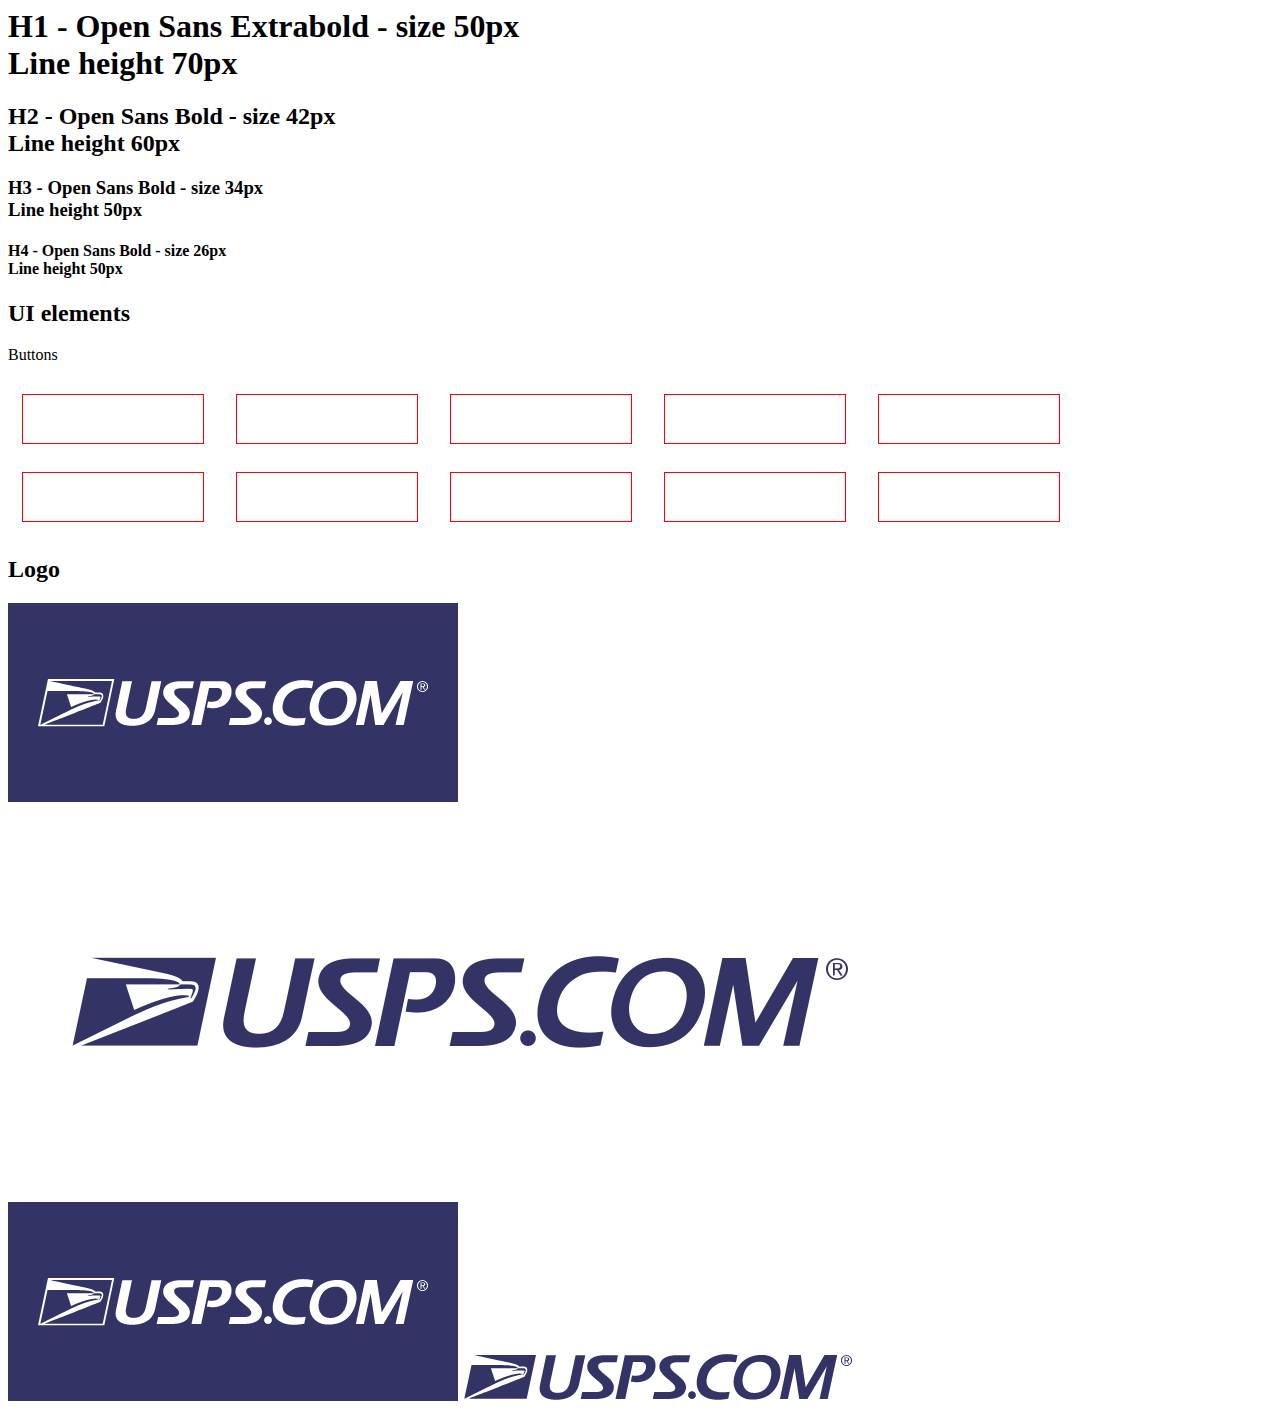
<file: Week-17/17.2_Activities/02_BoxModel/unsolved/index.html>
<html>
<head>
  <title>USPS Style Guide</title>
  <link href="https://fonts.googleapis.com/css?family=Open+Sans&display=swap" rel="stylesheet">
  <link href="css/style.css" rel="stylesheet" type="text/css">
</head>
<body>
<section class="header"></section>
<section class="colorPalette">
  <h1 id="pageTopic">USPS styleguide</h1>
  <h2 class="sectionHead">Primary Colors</h2>
  <div class="colorContainer">
    <div class="swatch darkBlue"></div>
    <div class="hexCode">#333366</div>
  </div>
  <div class="colorContainer">
    <div class="swatch darkGrey"></div>
    <div class="hexCode">#545454</div>
  </div>
  <div class="colorContainer">
    <div class="swatch lightGrey"></div>
    <div class="hexCode">#E3E3E3</div>
  </div>
  <div class="colorContainer">
    <div class="swatch white"></div>
    <div class="hexCode">#FFFFFF</div>
  </div>
  <div class="colorContainer">
    <div class="swatch lightBlue"></div>
    <div class="hexCode">#13A0F6</div>
  </div>

  <h2 class="sectionHead">Text Colors</h2>
  <div class="colorContainer">
    <div class="swatch darkBlue"></div>
    <div class="hexCode">#333366</div>
  </div>
  <div class="colorContainer">
    <div class="swatch darkGrey"></div>
    <div class="hexCode">#545454</div>
  </div>

  <h2 class="sectionHead">Alert Colors</h2>
  <div class="colorContainer">
    <div class="swatch red"></div>
    <div class="hexCode">#F84848</div>
  </div>
  <div class="colorContainer">
    <div class="swatch orange"></div>
    <div class="hexCode">#FC7705</div>
  </div>
  <div class="colorContainer">
    <div class="swatch lightBlue"></div>
    <div class="hexCode">#13A0F6</div>
  </div>
  <div class="colorContainer">
    <div class="swatch lightGreen"></div>
    <div class="hexCode">#8ABE48</div>
  </div>
</section>
<section class="typography">
  <h2 class="sectionHead">Typography</h2>
  <p>Open Sans</p>
  <div class="type_container">
  <p class="large light">Aa</p>
  <p>Light</p>
  </div>

  <div class="type_container">
  <p class="large regular">Aa</p>
  <p>Regular</p>
  </div>

  <div class="type_container">
  <p class="large bold">Aa</p>
  <p>Bold</p>
  </div>

  <h1>H1 - Open Sans Extrabold - size 50px <br>Line height 70px</h1>
  <h2>H2 - Open Sans Bold - size 42px <br>Line height 60px</h2>
  <h3>H3 - Open Sans Bold - size 34px <br>Line height 50px</h3>
  <h4>H4 - Open Sans Bold - size 26px <br>Line height 50px</h4>
</section>
<section class="uiElements">
    <h2 class="sectionHead">UI elements</h2>
    <p>Buttons</p>
    <div class="buttonContain">
      <div class="button primary">Primary</div>
      <div class="button success">Success</div>
      <div class="button danger">Danger</div>
      <div class="button warning">Warning</div>
      <div class="button info">Info</div>
    </div>
    <div class="buttonContain">
      <div class="button primaryActive">Primary Active</div>
      <div class="button successActive">Success Active</div>
      <div class="button dangerActive">Danger Active</div>
      <div class="button warningActive">Warning Active</div>
      <div class="button infoActive">Info Active</div>
    </div>
</section>
<section class="imagery">
<h2 class="sectionHead">Logo</h2>
<img src="images/Logo-dark.png">
<img src="images/Logo-light.png">
<img src="images/Logo-dark1.png">
<img src="images/Logo-light-1.png">
</section>
</body>
</html>
</file>
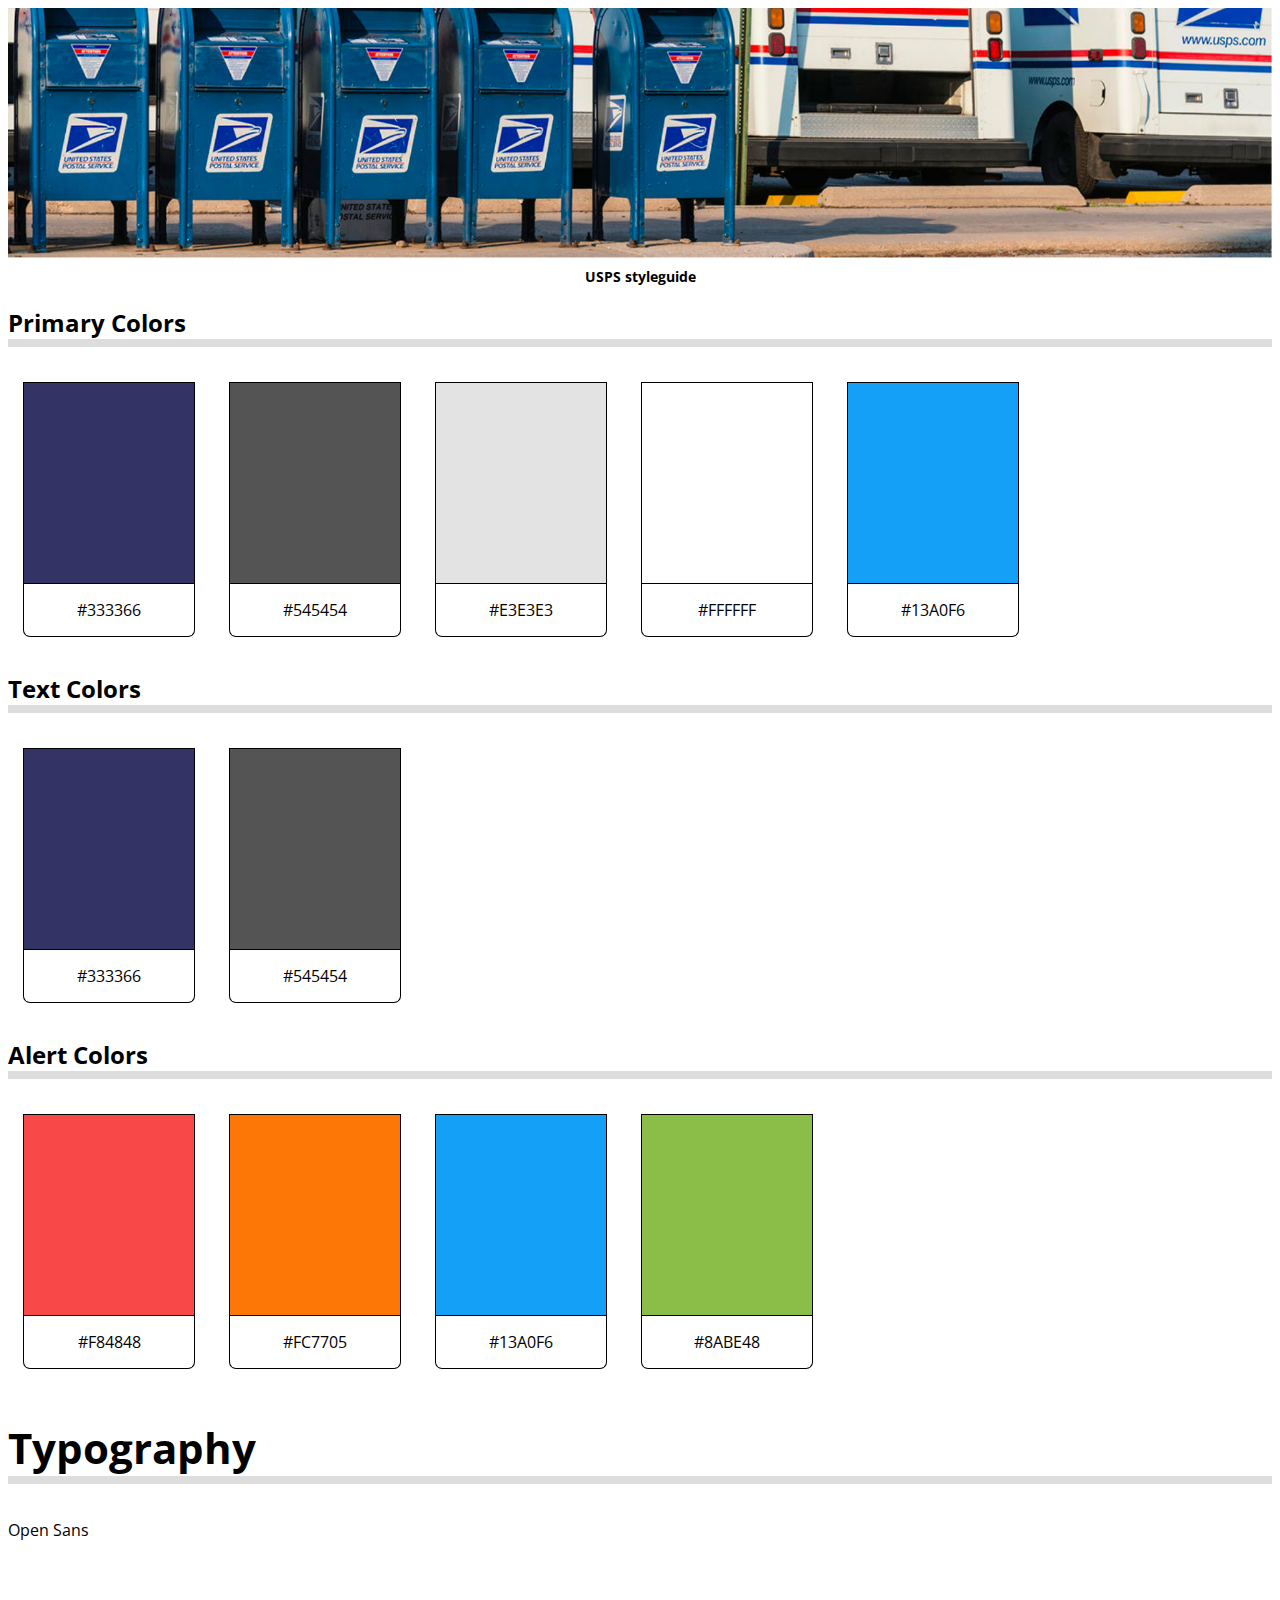
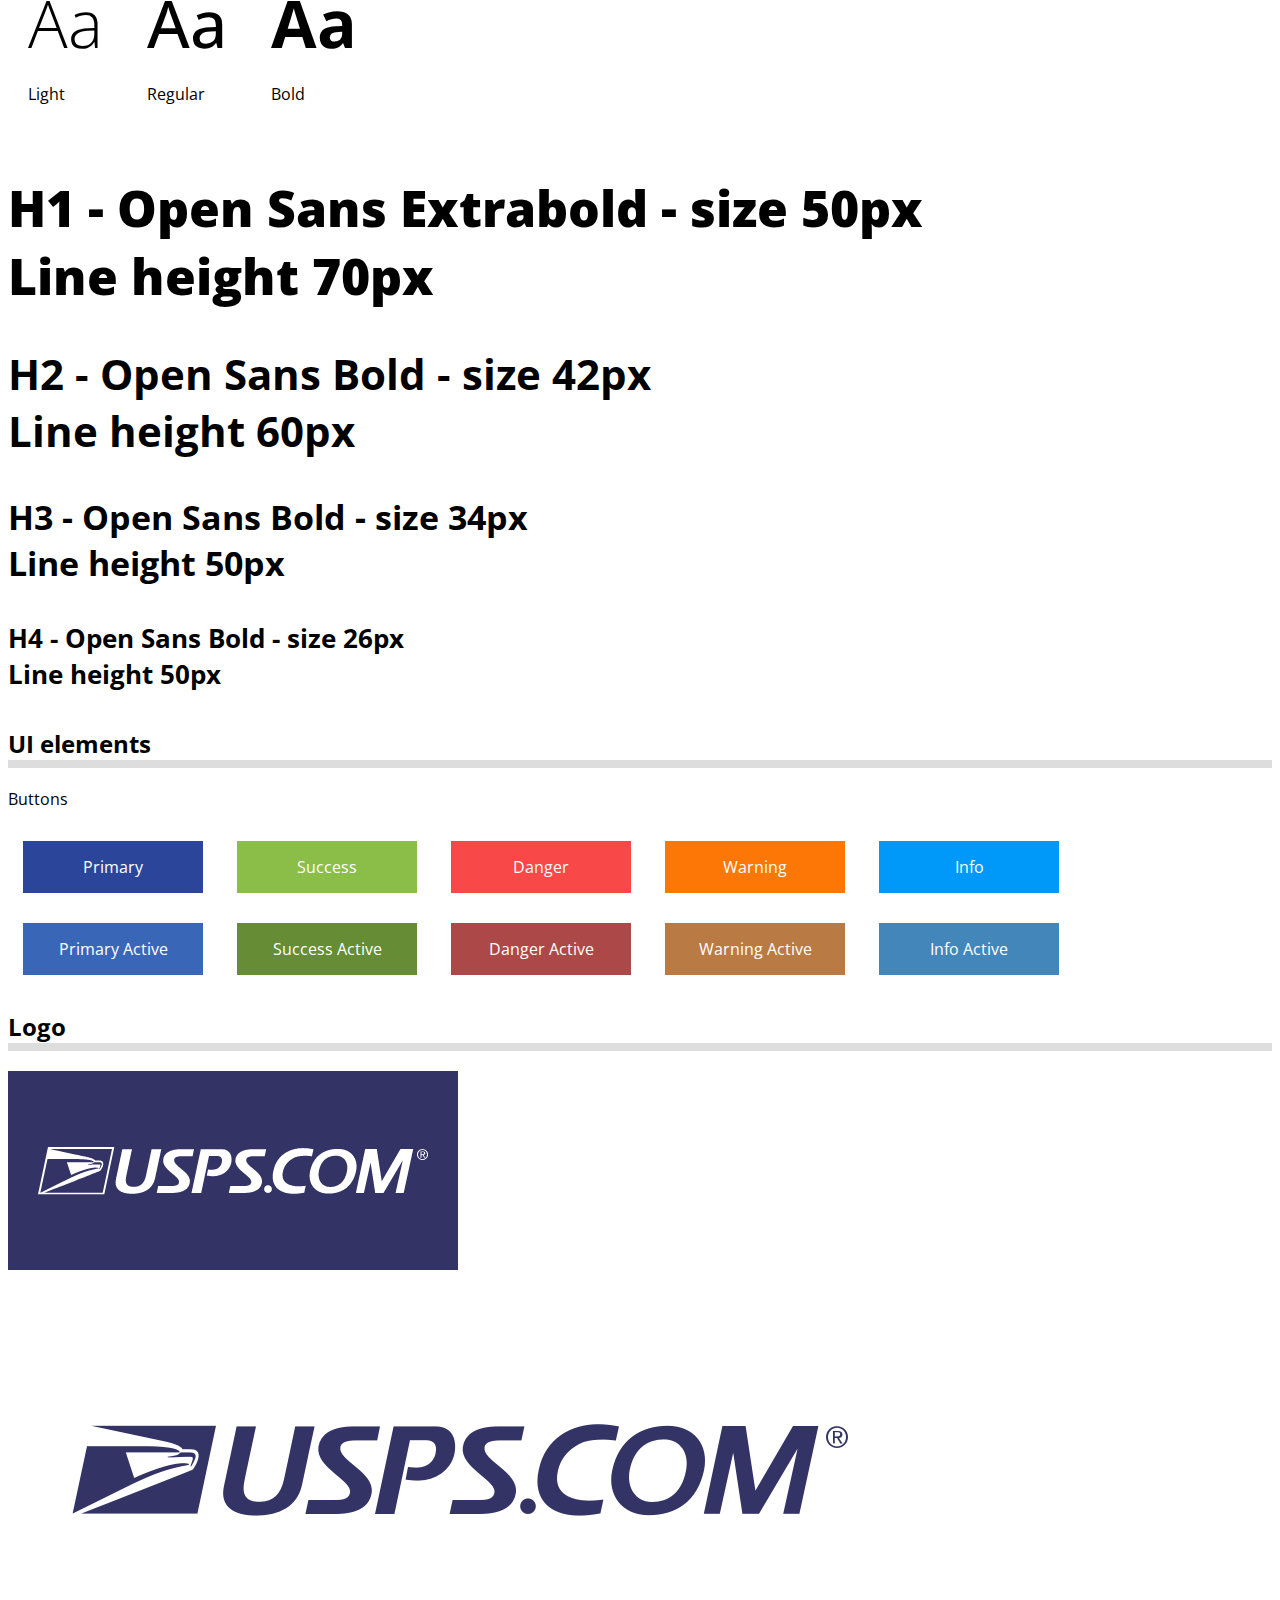
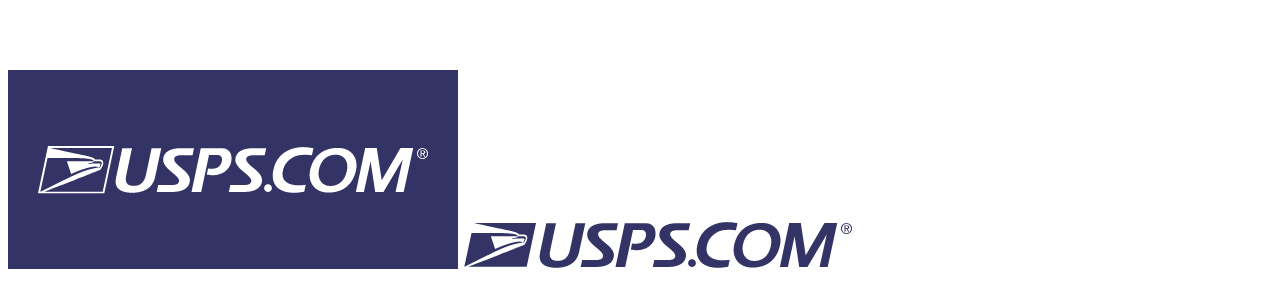
<file: Week-17/17.2_Activities/04_Add-A-Custom-Font/unsolved/index.html>
<html>
<head>
  <title>USPS Style Guide</title>
  <link href="https://fonts.googleapis.com/css2?family=Open+Sans:wght@300;400;700;800&display=swap" rel="stylesheet">
  <link href="css/style.css" rel="stylesheet" type="text/css">
</head>
<body>
<section class="header"></section>
<section class="colorPalette">
  <h1 id="pageTopic">USPS styleguide</h1>
  <h2 class="sectionHead">Primary Colors</h2>
  <div class="colorContainer">
    <div class="swatch darkBlue"></div>
    <div class="hexCode">#333366</div>
  </div>
  <div class="colorContainer">
    <div class="swatch darkGrey"></div>
    <div class="hexCode">#545454</div>
  </div>
  <div class="colorContainer">
    <div class="swatch lightGrey"></div>
    <div class="hexCode">#E3E3E3</div>
  </div>
  <div class="colorContainer">
    <div class="swatch white"></div>
    <div class="hexCode">#FFFFFF</div>
  </div>
  <div class="colorContainer">
    <div class="swatch lightBlue"></div>
    <div class="hexCode">#13A0F6</div>
  </div>

  <h2 class="sectionHead">Text Colors</h2>
  <div class="colorContainer">
    <div class="swatch darkBlue"></div>
    <div class="hexCode">#333366</div>
  </div>
  <div class="colorContainer">
    <div class="swatch darkGrey"></div>
    <div class="hexCode">#545454</div>
  </div>

  <h2 class="sectionHead">Alert Colors</h2>
  <div class="colorContainer">
    <div class="swatch red"></div>
    <div class="hexCode">#F84848</div>
  </div>
  <div class="colorContainer">
    <div class="swatch orange"></div>
    <div class="hexCode">#FC7705</div>
  </div>
  <div class="colorContainer">
    <div class="swatch lightBlue"></div>
    <div class="hexCode">#13A0F6</div>
  </div>
  <div class="colorContainer">
    <div class="swatch lightGreen"></div>
    <div class="hexCode">#8ABE48</div>
  </div>
</section>
<section class="typography">
  <h2 class="sectionHead">Typography</h2>
  <p>Open Sans</p>
  <div class="type_container">
  <p class="large light">Aa</p>
  <p>Light</p>
  </div>

  <div class="type_container">
  <p class="large regular">Aa</p>
  <p>Regular</p>
  </div>

  <div class="type_container">
  <p class="large bold">Aa</p>
  <p>Bold</p>
  </div>

  <h1>H1 - Open Sans Extrabold - size 50px <br>Line height 70px</h1>
  <h2>H2 - Open Sans Bold - size 42px <br>Line height 60px</h2>
  <h3>H3 - Open Sans Bold - size 34px <br>Line height 50px</h3>
  <h4>H4 - Open Sans Bold - size 26px <br>Line height 50px</h4>
</section>
<section class="uiElements">
    <h2 class="sectionHead">UI elements</h2>
    <p>Buttons</p>
    <div class="buttonContain">
      <div class="button primary">Primary</div>
      <div class="button success">Success</div>
      <div class="button danger">Danger</div>
      <div class="button warning">Warning</div>
      <div class="button info">Info</div>
    </div>
    <div class="buttonContain">
      <div class="button primaryActive">Primary Active</div>
      <div class="button successActive">Success Active</div>
      <div class="button dangerActive">Danger Active</div>
      <div class="button warningActive">Warning Active</div>
      <div class="button infoActive">Info Active</div>
    </div>
</section>
<section class="imagery">
<h2 class="sectionHead">Logo</h2>
<img src="images/Logo-dark.png">
<img src="images/Logo-light.png">
<img src="images/Logo-dark1.png">
<img src="images/Logo-light-1.png">
</section>
</body>
</html>
</file>
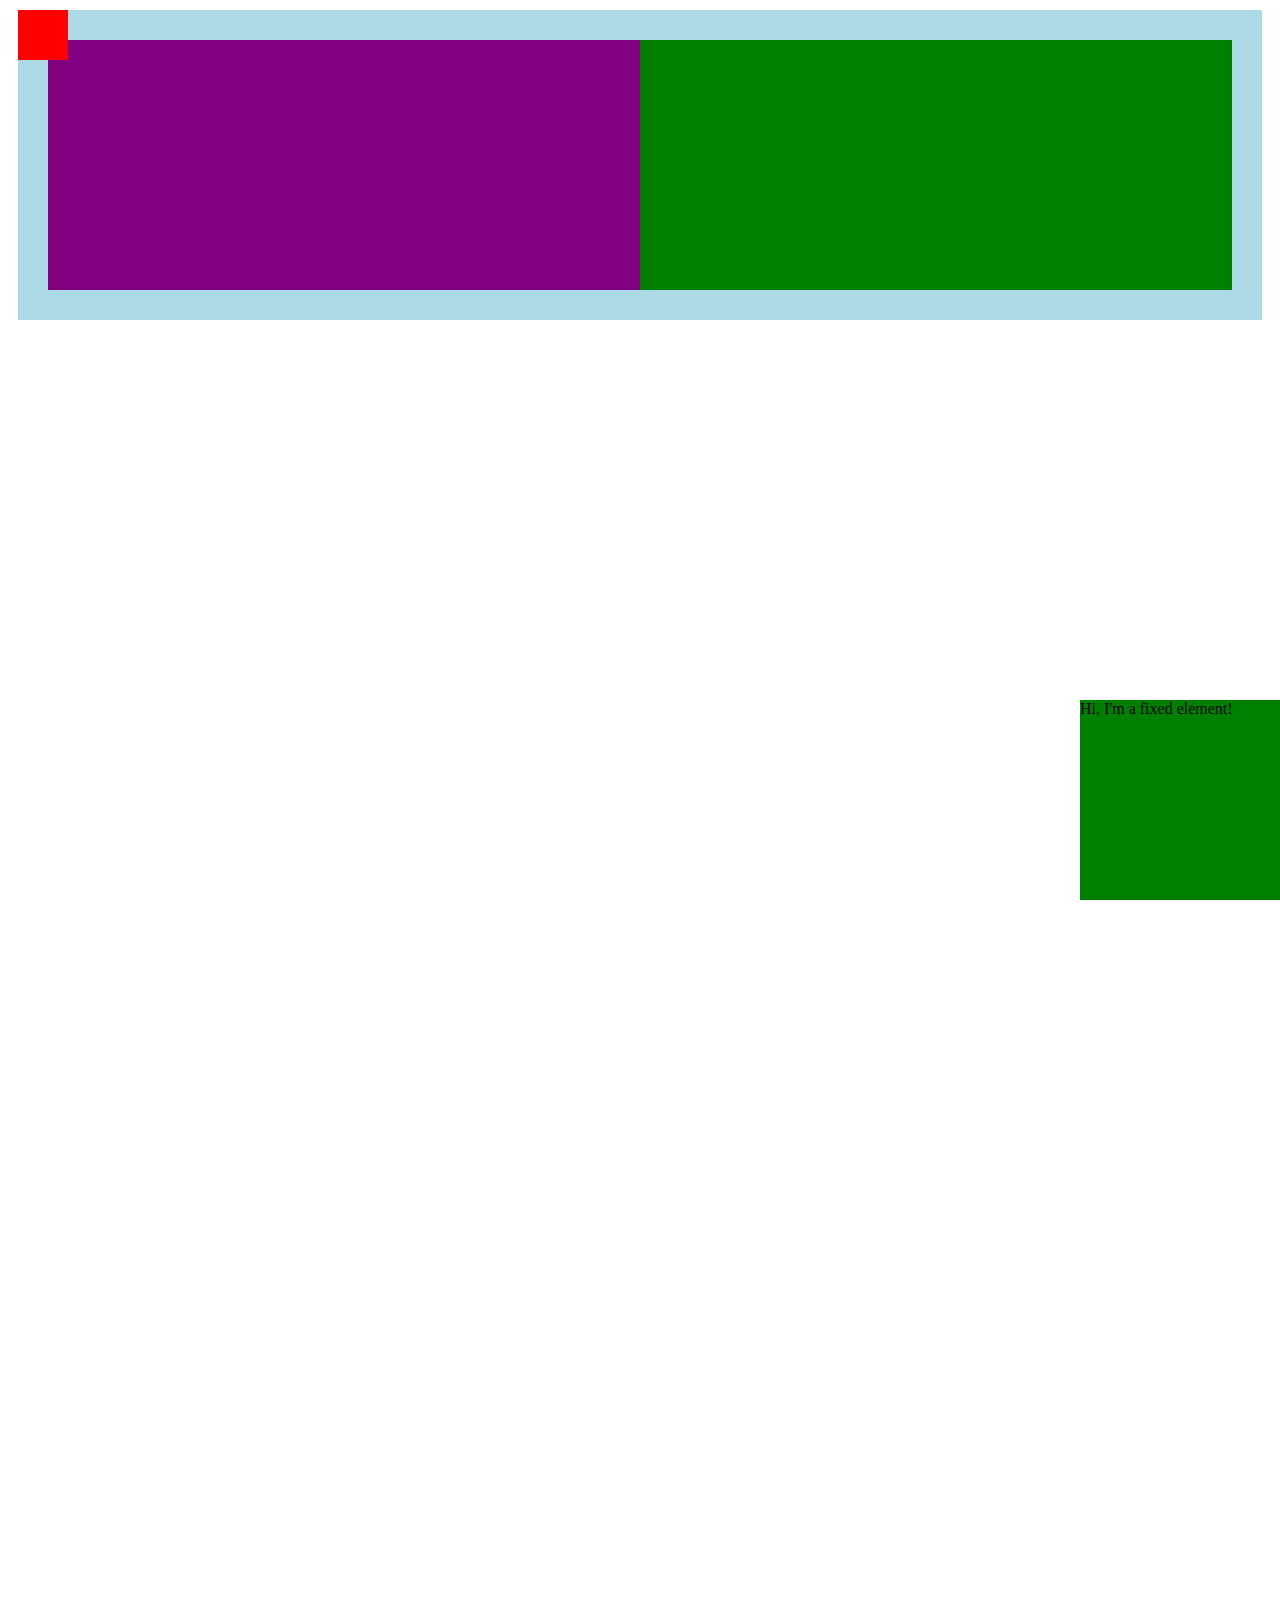
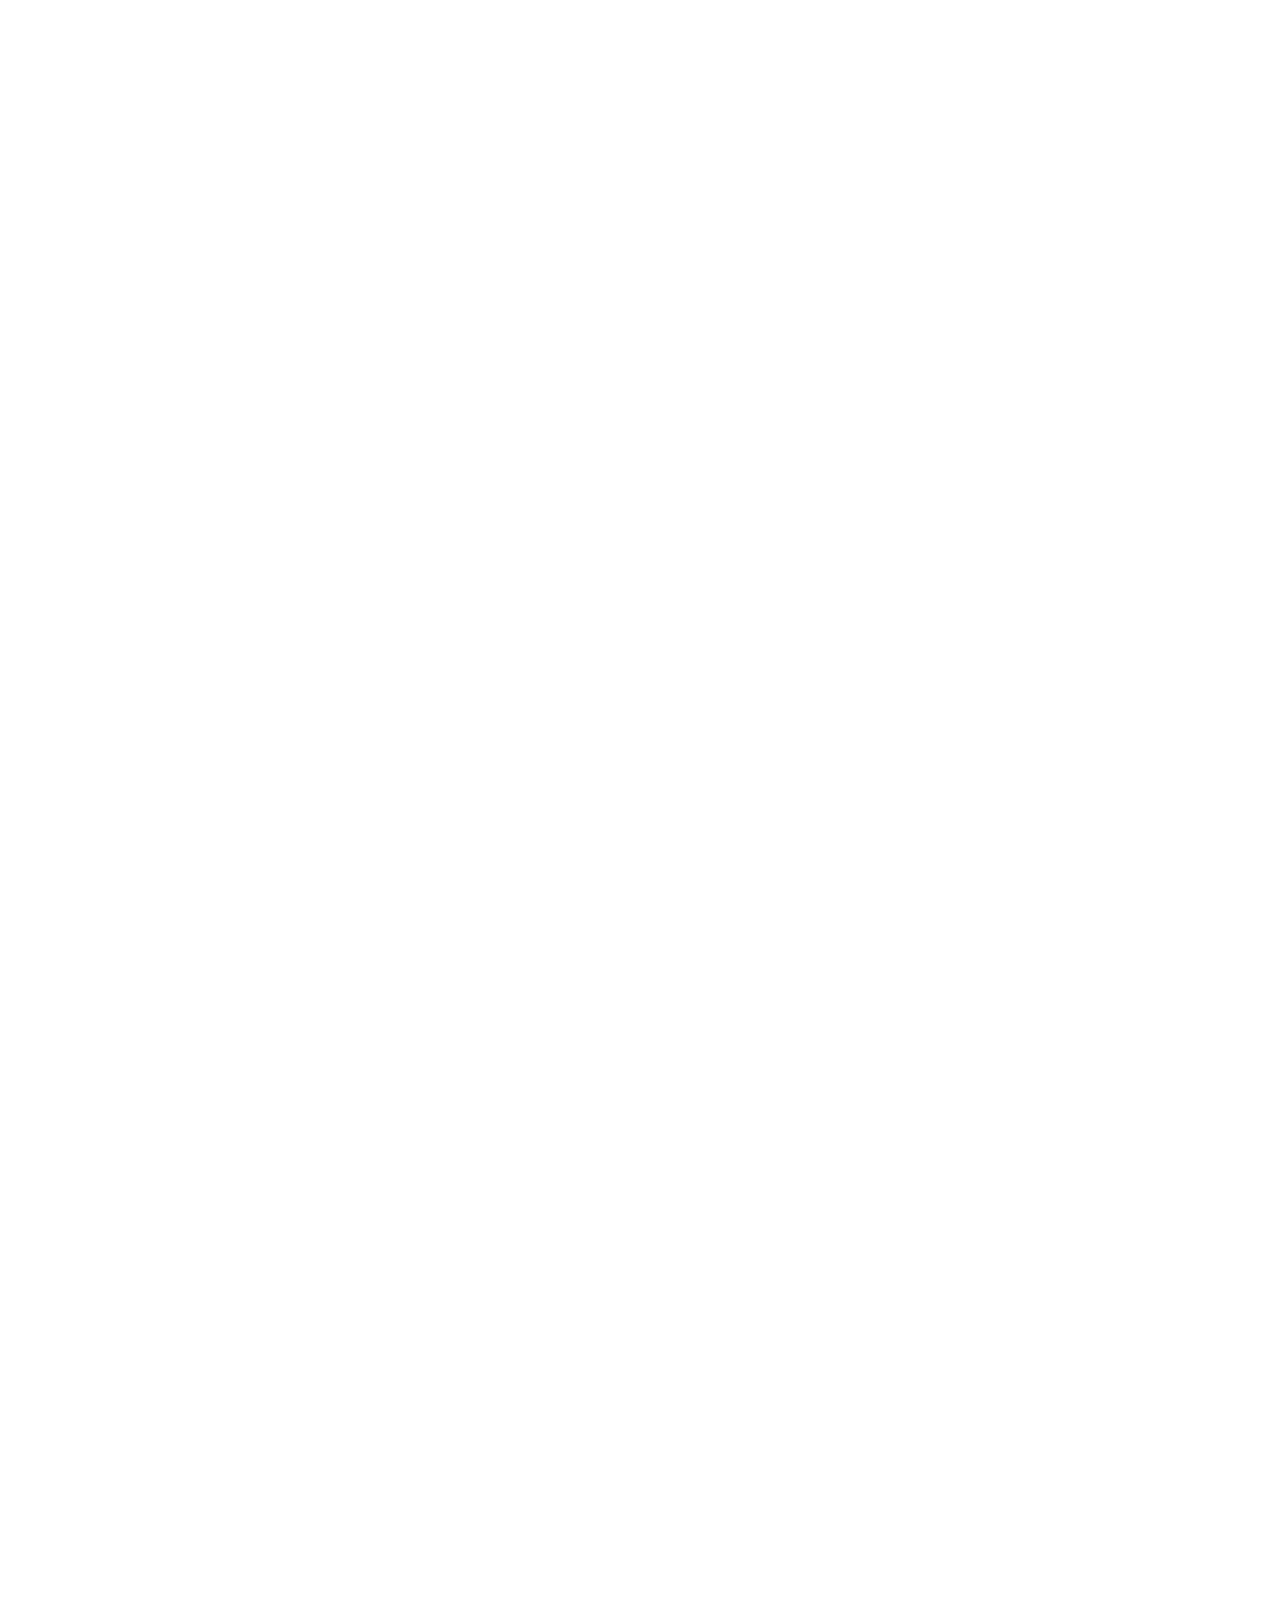
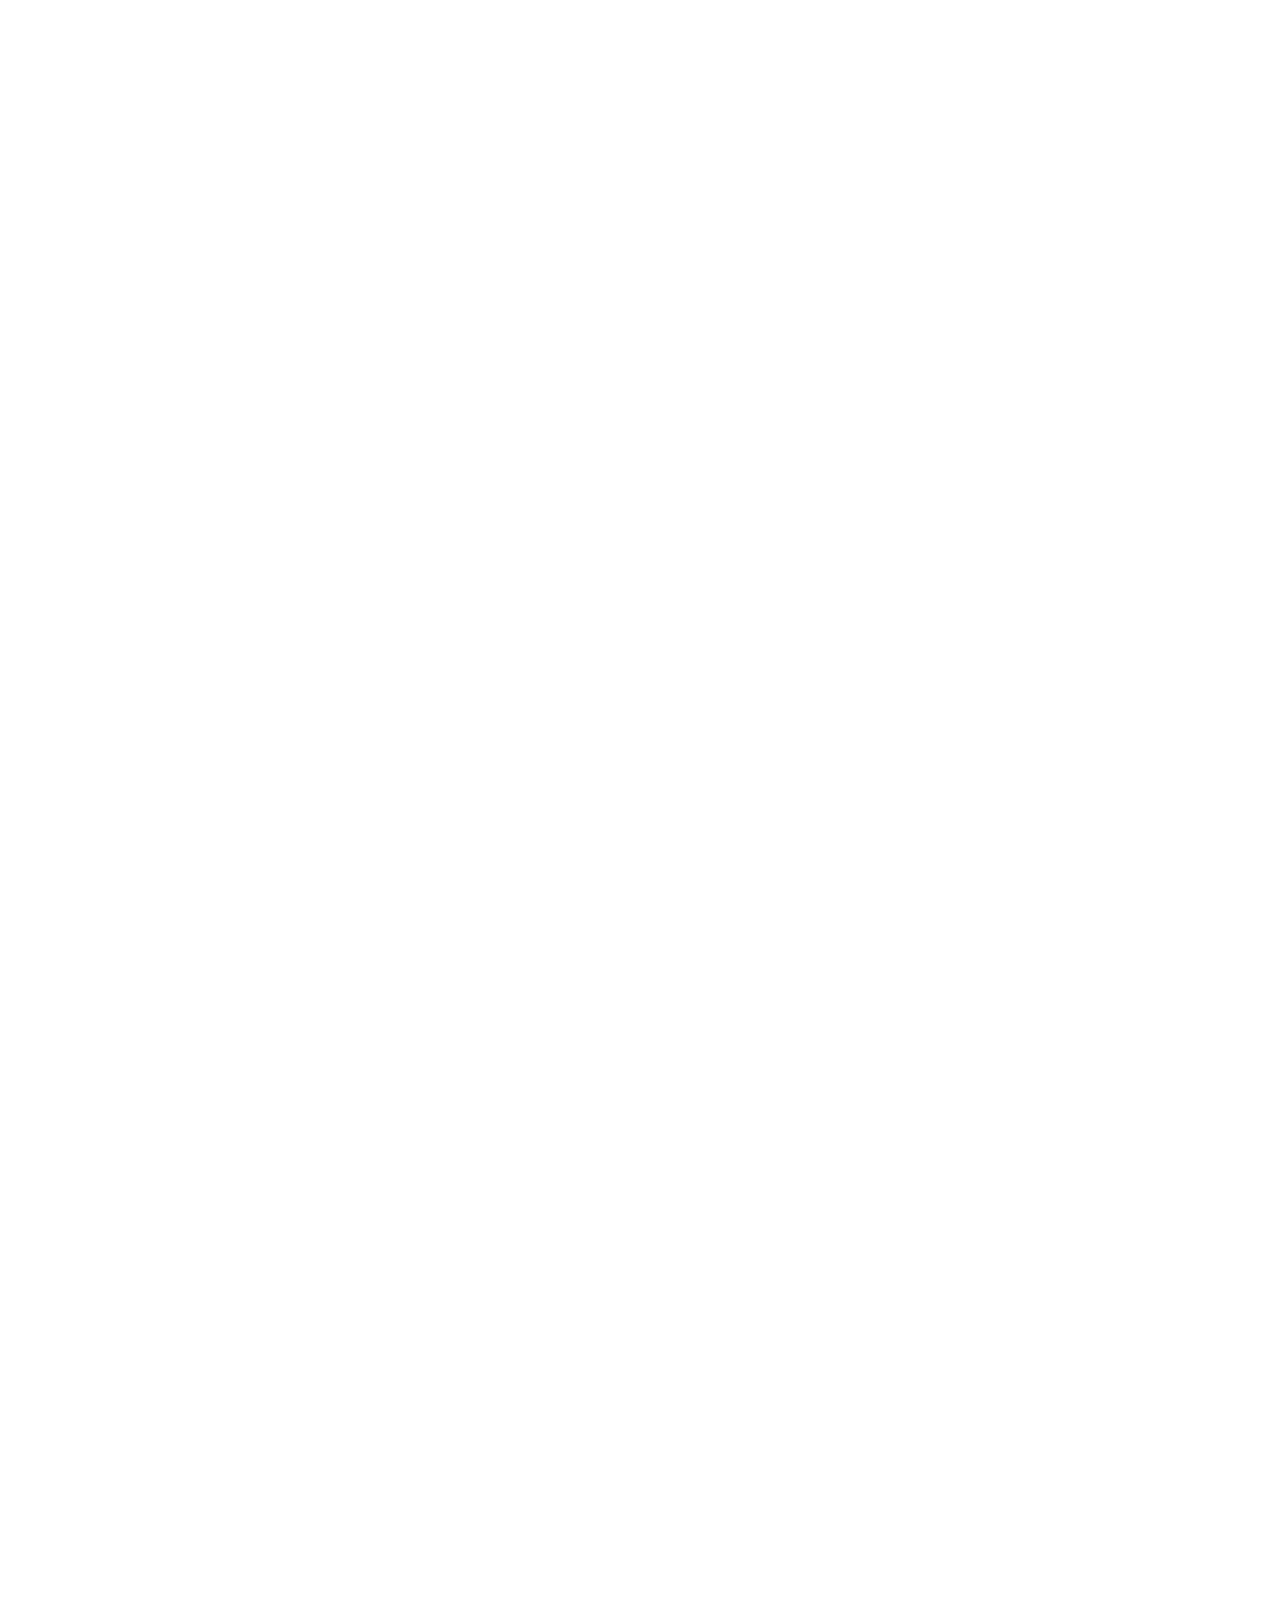
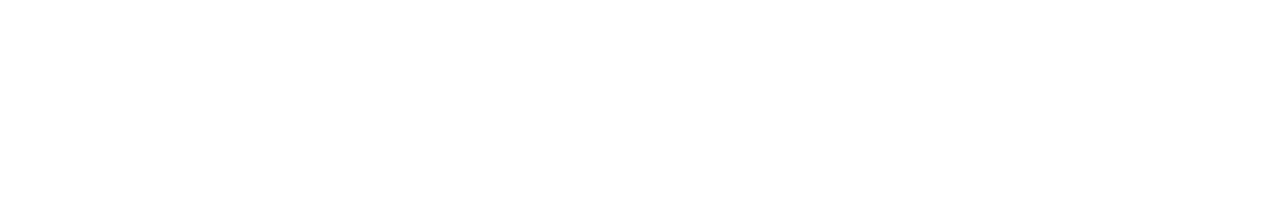
<file: Week-17/17.3_Activities/02_Positioning_Relative_Absolute/solved/index.html>
<!DOCTYPE html>
<html>
<head>
  <link href="css/index.css" type="text/css" rel="stylesheet">
</head>
<body>
  <section class="relative">
    <div class="left">
      <div class="absolute">
      </div>
    </div>
    <div class="right">
    </div>
  </section>

<div class="fixed">
  Hi, I'm a fixed element!
</div>
</body>
</html>
</file>
<file: Week-17/17.3_Activities/One-Page_Website/CSS/index.css>
nav {
    height: 50px;
    background-color: lightgrey;
  }
.inline-block {
    padding: 15px;
    display: inline-block;
    text-align: center;
    background-color: lightsteelblue;
  }
.right {
    float: right;
    background-color: lightslategray;
    height: 500px;
    width: 70%;
    text-align: center;
  }
.sidebar{
  float: left;
  background-color: gray;
  width: 30%;
  height: 500px;
}
.container1 {
 text-align: center;
}
.container2 {
height: 250px;
} 
.container1 img {
  width: 100%;
}
.container3 {
height: 250px;
padding: 10px;
text-align: left;
}
.container3 img {
  width:10%;
  height: auto;
  float:left;
}
.container4 {
height: 250px;
padding: 10px;
}
.container4 img {
  display: inline-block;
  width: 10%;
  height: auto;
}
</file>
<file: Week-18/18.2-activities/solved/css/style.css>
body {
  font-family: 'Poppins', sans-serif;
}

/* Grid CSS */

#heroGrid {
  margin: 0px 5%;
  display: grid;
  min-height: 500px;
  height: 70vh;
  grid-template-rows: 75% 25%;
  grid-template-columns: 75% 25%;
  grid-template-areas:
  "featuredProduct secondaryProduct"
  "featuredProduct CTA";
}

#featuredProduct {
  grid-area: featuredProduct;
  background-image: url("../images/furniture1.png");
}

#secondaryProduct {
  grid-area: secondaryProduct;
  background-image: url("../images/furniture2.png");
}

#CTA {
  grid-area: CTA;
  background-image: url("../images/woodbg.png");
  justify-content: space-around;
  cursor: pointer;
}

#headline {
  background-color: rgba(255,255,255,0.8);
  border-bottom: 5px solid #FF6200;
  position: absolute;
  right: -50px;
  top: 100px;
  padding: 25px;
  max-width: 550px;
  z-index: 100;
}

.heroGridArea {
  background-position: center;
  background-repeat: no-repeat;
  background-size: cover;
  align-items: center;
  display: flex;
  position: relative;
}

/* Category Grid CSS */

.subHeading {
  text-align: center;
  border-bottom: 2px solid black;
  width: 300px;
  margin: 50px auto;
}

#categoryGrid {
  margin: 0px 5%;
  display: grid;
  grid-template-rows: 300px 300px 300px;
  grid-template-columns: 1fr 1fr 1fr;
  grid-template-areas:
  "bookcases bedroom patio"
  "couches couches patio"
  "desks desks desks"
  ;
}

#bookcases {
  grid-area: bookcases;
  background-image: url("../images/bookcases@2x.png");

}
#bedroom {
  grid-area: bedroom;
  background-image: url("../images/beds@2x.png");
}

#couches {
  grid-area: couches;
  background-image: url("../images/couch@2x.png");
}

#patio {
  grid-area: patio;
  background-image: url("../images/patio@2x.png");
}

#desks {
  grid-area: desks;
  background-image: url("../images/desks@2x.png");
}

.categoryGridArea {
  background-position: center;
  background-size: cover;
  background-repeat: no-repeat;
  margin: 5px;
  cursor: pointer;
  display: grid;
  align-content: end;
}

.heading {
  background-color: rgba(0,0,0,0.7);
  padding: 15px;
  height: 25px;
  color: white;
  font-size: 18px;
  border-bottom: 5px solid #FF6200;
}


/* Navigation CSS */
/* CHECK OUT THIS CODE BELOW IF YOU WANT TO GET A REFRESHER ON FLEX */

#navBar {
  display: flex;
  flex-direction: row;
  margin: 0px 5%;
}
#navBar h1 {
  width: 25%;
  font-weight: 500;
}
#navigation {
  display: flex;
  width: 50%;
  align-items: center;
  justify-content: space-evenly;
}
#navigation p {
  cursor: pointer;
  text-decoration: none;
}
.icons {
  display: flex;
  justify-content: flex-end;
  align-items: center;
  width: 25%;
}
.icons img {
  margin: 15px;
  cursor: pointer;
}
.highlight {
  color: #FF6200;
  font-weight: 700;
}

/* Typography CSS */

h2 {
  font-size: 60px;
  margin: 0px 0px;
  color: #FF6200;
}

h3 {
  font-size: 32px;
  font-weight: 300;
  margin: 0px 0px;
}

h4 {
  color: white;
  font-weight: 400;
  font-size: 22px;
}


#headline p {
  max-width: 350px;
  font-size: 16px;
  font-weight: 300;
  margin: 0px 0px;
  color: #636364;
}

@media only screen and (max-width: 1000px) {
  #navigation {
    display: none;
  }
  .icons {
    margin-left: auto;
  }
}

@media only screen and (max-width: 600px) {
  #headline {
    position: static;
    margin: 20px;
  }
  #heroGrid {
    grid-template-areas:
    "featuredProduct featuredProduct"
    "secondaryProduct CTA";
  }
  #categoryGrid {
    grid-template-rows: 300px 300px 300px 300px 300px;
    grid-template-columns: 1fr;
    grid-template-areas:
      "bookcases"
      "bedroom"
      "patio"
      "couches"
      "desks"
    ;
  }
}
</file>
<file: Week-18/18.2-activities/unsolved/css/style.css>
body {
    font-family: "Poppins", sans-serif;
}


/* Grid CSS */

#heroGrid {
    margin: 0px 5%;
    display: grid;
    min-height: 500px;
    height: 70vh;
    grid-template-rows: 75% 25%;
    grid-auto-columns: 75% 25%;
    grid-template-areas: "featuredProduct secondaryProduct" "featuredProduct CTA";
}

#featuredProduct {
    grid-area: featuredProduct;
    background-image: url("../images/furniture1.png")
}

#secondaryProduct {
    grid-area: secondaryProduct;
    background-image: url("../images/furniture2.png");
}

#CTA {
    grid-area: CTA;
    background-image: url("../images/woodbg.png");
    justify-content: 0px 5%;
    cursor: pointer;
    padding: 25px;
}

.heroGridArea {
    background-position: center;
    background-repeat: no-repeat;
    background-size: cover;
    display: flex;
    position: relative;
}

#headline {
    border-bottom: 5px solid #ff6200;
    background-color: rgba(255, 255, 255, 0.8);
    position: absolute;
    right: -50px;
    top: 100px;
    z-index: 1;
}


/* Category Grid CSS */

.subHeading {
    text-align: center;
    border-bottom: 2px solid black;
    width: 300px;
    margin: 50px auto;
}

#categoryGrid {
    margin: 0px 5%;
    display: grid;
    grid-template-rows: 300px 300px 300px;
    grid-template-columns: 1fr 1fr 1fr;
    grid-template-areas: "bookcases bedroom patio" "couches couches patio" "desks desks desks";
}

#bookcases {
    grid-area: bookcases;
    background-image: url("../images/bookcases.png");
}

#bedroom {
    grid-area: bedroom;
    background-image: url("../images/beds.png");
}

#couches {
    grid-area: couches;
    background-image: url("../images/couch.png");
}

#patio {
    grid-area: patio;
    background-image: url("../images/patio.png");
}

#desks {
    grid-area: desks;
    background-image: url("../images/desks.png");
}

.categoryGridArea {
    background-position: center;
    background-size: cover;
    background-repeat: no-repeat;
    margin: 5px;
    cursor: pointer;
    display: grid;
    align-content: end;
}

.heading {
    background-color: rgba(0, 0, 0, 0.7);
    padding: 15px;
    height: 25px;
    color: white;
    font-size: 18px;
    border-bottom: 5px solid #ff6200;
}


/* Navigation CSS */


/* CHECK OUT THIS CODE BELOW IF YOU WANT TO GET A REFRESHER ON FLEX */

#navBar {
    display: flex;
    flex-direction: row;
    margin: 0px 5%;
}

#navBar h1 {
    width: 25%;
    font-weight: 500;
}

#navigation {
    display: flex;
    width: 50%;
    align-items: center;
    justify-content: space-evenly;
}

#navigation p {
    cursor: pointer;
    text-decoration: none;
}

.icons {
    display: flex;
    justify-content: flex-end;
    align-items: center;
    width: 25%;
}

.icons img {
    margin: 15px;
    cursor: pointer;
}

.highlight {
    color: #ff6200;
    font-weight: 700;
}


/* Typography CSS */

h2 {
    font-size: 60px;
    margin: 0px 0px;
    color: #ff6200;
}

h3 {
    font-size: 32px;
    font-weight: 300;
    margin: 0px 0px;
}

h4 {
    color: white;
    font-weight: 400;
    font-size: 22px;
}

#headline p {
    max-width: 350px;
    font-size: 16px;
    font-weight: 300;
    margin: 0px 0px;
    color: #636364;
}

@media only screen and (max-width: 1000px) {
    #navigation {
        display: none;
    }
    .icons {
        margin-left: auto;
    }
}

@media only screen and (max-width: 600px) {
    #headline {
        position: static;
        margin: 20px;
    }
    #heroGrid {
        grid-template-areas: "featuredProduct featuredProduct" "secondaryProduct CTA"
    }
    #categoryGrid {
        grid-template-rows: 300px 300px 300px 300px 300px;
        grid-template-columns: 1fr;
        grid-template-areas: "bookcases" "bedroom" "patio" "couches" "desks";
    }
}
</file>
<file: Week-17/17.1_Activities/17.1_unsolved/My_Favorite_Musician/style.css>
h1 {
    color: #FFFFFF;
    font-family: 'Russo One', sans-serif;
    font-size: 150px;
    text-align: center;
}
ul {
    color: #000000;
    font-family: 'Russo One', sans-serif;
    font-size: 30px;
    text-align: center;
}
html {
    background-color: #004e00
}
img {
    float: center;
}
p {
    color: #FFFFFF;
    font-family: 'Russo One', sans-serif;
    font-size: 60px;
    text-align: center;
}
</file>
<file: Week-17/17.2_Activities/01_Containers_Structure/solved/css/style.css>
/*  Hi! your going to write styles here in the next couple activities. */
</file>
<file: Week-17/17.2_Activities/01_Containers_Structure/unsolved/css/style.css>
/*  Hi! your going to write styles here in the next couple activities. */
</file>
<file: Week-17/17.2_Activities/02_BoxModel/solved/css/style.css>
/* Header Styles */
.header {
  height: 250px;
  max-height: 500px;
  background-image: url(../images/upsBackground.png);
  background-size: cover;
  background-repeat: no-repeat;
  background-position: bottom;
}
#pageTopic {
   text-align: center;
}
 /* Primary Color */
 .colorContainer {
     display: inline-block;
     margin: 15px;
 }
 .swatch {
    height: 200px;
    width: 170px;
    border: 1px solid black;
}
.hexCode {
    padding: 15px;
    text-align: center;
    border: 1px solid black;
    border-top: none;
    border-bottom-left-radius: 7px;
    border-bottom-right-radius: 7px;
}
/* Typography CSS */
.type_container {
    display: inline-block;
    margin: 20px;
}

/* UI Elements */
.button {
    display: inline-block;
    padding: 15px;
    margin: 15px;
    width: 150px;
    text-align: center;
    color: white;
    outline: 1px solid red;
}
</file>
<file: Week-17/17.2_Activities/02_BoxModel/unsolved/css/style.css>
/* Header Styles */
.header {
    height: 250px;
    max-height: 500px;
    background-image: url(../images/upsBackground.png);
    background-size: cover;
    background-repeat: no-repeat;
    background-position: bottom;
}
#pageTopic {
    text-align: center;
}
/* Primary Color */
.colorContainer {
    display: inline-block;
    margin: 15px;
}
.swatch {
    height: 200px;
    width: 170px;
    border: 1px solid black;
}
.hexCode {
    padding: 15px;
    text-align: center;
    border: 1px solid black;
    border-top: none;
    border-bottom-left-radius: 7px;
    border-bottom-right-radius: 7px;
}
/* Typography CSS */
.type_container {
    display: inline-block;
    margin: 20px;
}
/* UI Elements */
.button {
    display: inline-block;
    padding: 15px;
    margin: 15px;
    width: 150px;
    text-align: center;
    color: white;
    outline: 1px solid red;
}
</file>
<file: Week-17/17.2_Activities/04_Add-A-Custom-Font/unsolved/css/style.css>
body {
  font-family: 'Open Sans', sans-serif;
}
/* Header Styles */
.header {
  background-image: url(../images/upsBackground.png);
  background-size: cover;
  background-repeat: no-repeat;
  max-height: 500px;
  height: 250px;
  background-position: bottom;
}
#pageTopic {
  text-align: center;
  font-size: 14px;
  font-weight: 900px;
}
/* Primary Color */
.colorContainer {
  display: inline-block;
  margin: 15px;
}
.swatch {
   height: 200px;
   width: 170px;
   border: 1px solid black;
}
.hexCode {
   padding: 15px;
   text-align: center;
   border: 1px solid black;
   border-top: none;
   border-bottom-left-radius: 7px;
   border-bottom-right-radius: 7px;
}
.darkBlue {
  background-color: #333366;
}
.darkGrey {
  background-color: #545454;
}
.lightGrey {
  background-color: #E3E3E3;
}
.white {
  background-color: #FFFFFF;
}
.lightBlue {
  background-color: #12A0F6;
}
.red {
  background-color: #F84848;
}
.orange {
  background-color: #FC7705;
}
.lightBlue {
  background-color: #13A0F6;
}
.lightGreen {
  background-color: #8ABE48;
}
/* Typography CSS */
.type_container {
   display: inline-block;
   margin: 20px;
}
.large {
  font-size: 66;
  margin-bottom: 15;
  margin-top: 0;
}
.light {
  font-weight: 100;
}
.regular {
  font-weight: 500;
}
.bold {
  font-weight: 700;
}
.typography h1 {
  font-size: 50;
  font-weight: 900;
}
.typography h2 {
  font-size: 42;
  font-weight: 700;
}
.typography h3 {
  font-weight: 700;
  font-size: 34px;
}
.typography h4 {
  font-size: 26px;
}

/* UI Elements */
.button {
   display: inline-block;
   padding: 15px;
   margin: 15px;
   width: 150px;
   text-align: center;
   color: white;
}
.primary {
  background-color: #2B459A;
}
.success {
  background-color: #8ABE48;
}
.danger {
  background-color: #F84848;
}
.warning {
  background-color: #FC7705;
}
.info {
  background-color: #0099FA;
}
.primaryActive {
  background-color: #3A66B7;
}
.successActive {
  background-color: #668C35;
}
.dangerActive {
  background-color: #AD4848;
}
.warningActive {
  background-color: #BA7A43;
}
.infoActive {
  background-color: #4386BA;
}
.sectionHead {
  border-bottom: 8px solid #DDDDDD;
}
</file>
<file: Week-17/17.3_Activities/02_Positioning_Relative_Absolute/solved/css/index.css>
body {
  height: 5000px;
}
.left {
  width: 50%;
  background-color: purple;
}
.right {
  width: 50%;
  background-color: green;
}
.relative {
  background-color: lightblue;
  height: 250px;
  padding: 30px;
  margin: 10px;
  display: flex;
  position: relative;
}
.absolute {
  height: 50px;
  width: 50px;
  background-color: red;
  position: absolute;
  top: 0;
  left: 0;
}
.fixed {
  height: 200px;
  width: 200px;
  background-color: green;
  position: fixed;
  bottom: 0;
  right: 0;
}
</file>
